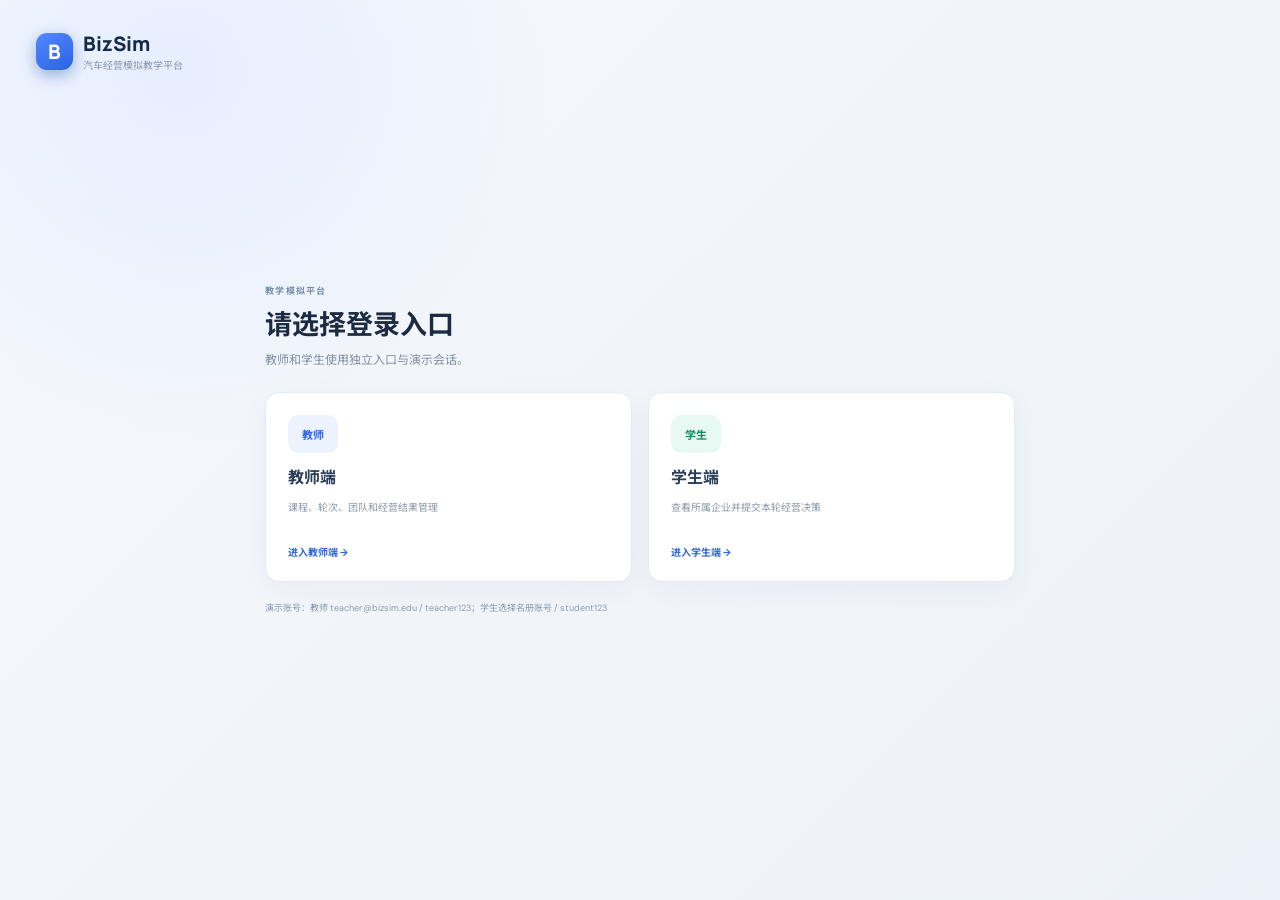
<file: index.html>
<!doctype html>
<html lang="zh-CN">
<head>
  <meta charset="UTF-8" />
  <meta name="viewport" content="width=device-width, initial-scale=1.0" />
  <meta name="theme-color" content="#102442" />
  <meta name="description" content="BizSim 汽车企业经营模拟教学平台" />
  <title>BizSim · 汽车企业经营模拟</title>
  <link rel="stylesheet" href="./styles.css" />
</head>
<body>
  <div id="app" aria-live="polite"></div>
  <script src="./engine.js"></script>
  <script src="./app.js"></script>
</body>
</html>
</file>
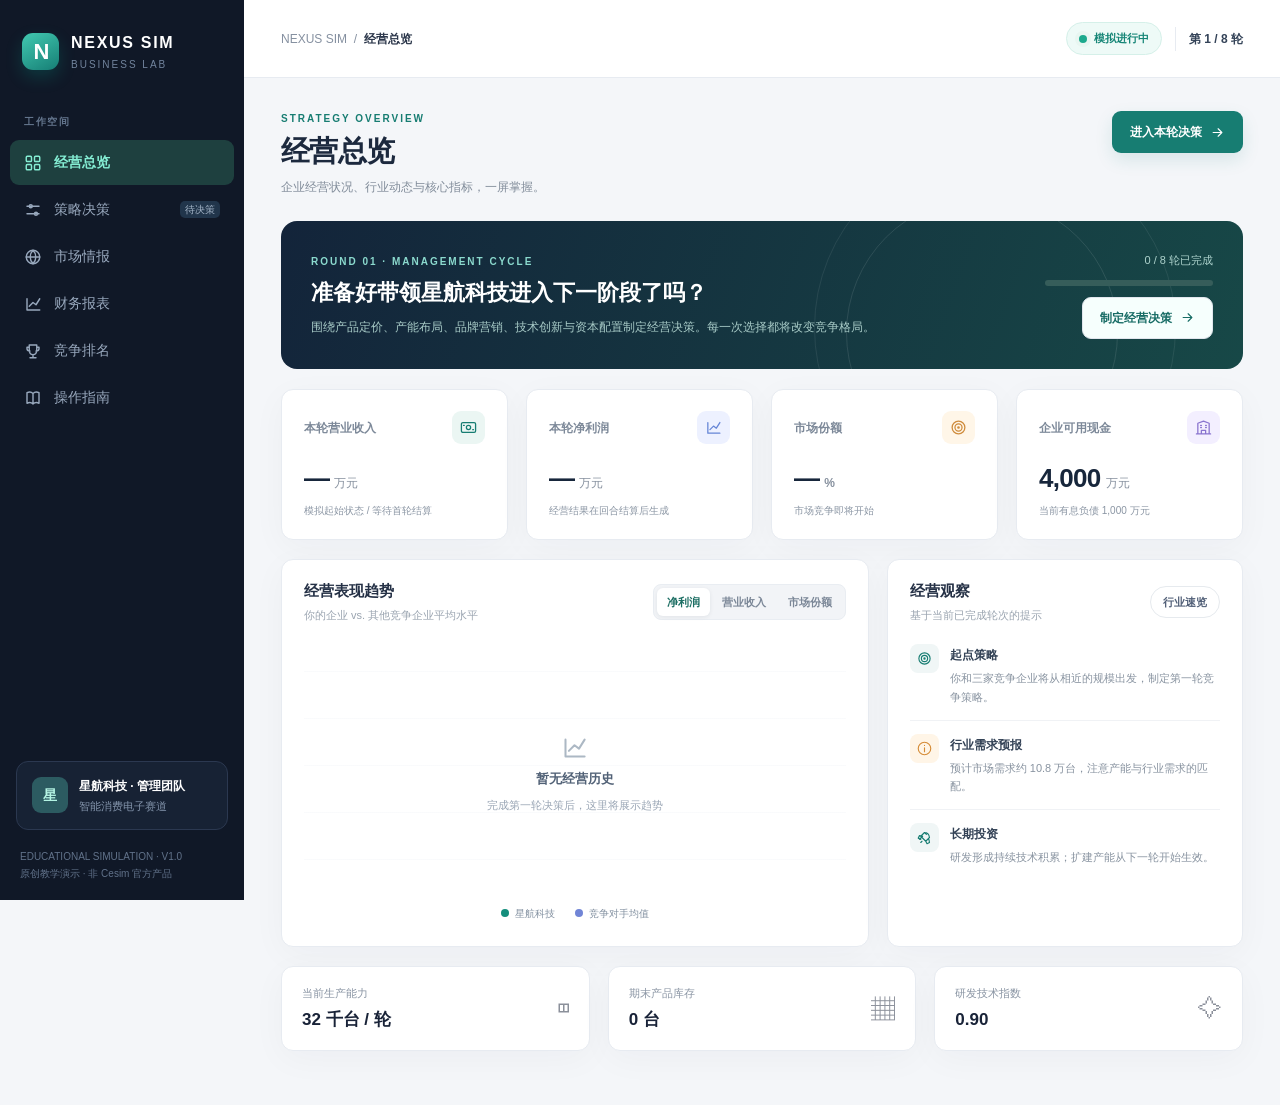
<file: cesim模拟.html>
<!DOCTYPE html>
<html lang="zh-CN">
<head>
  <meta charset="UTF-8" />
  <meta name="viewport" content="width=device-width,initial-scale=1" />
  <meta name="theme-color" content="#111b2c" />
  <meta name="description" content="NEXUS SIM 企业经营模拟教学 Demo。策略决策、竞争模拟、财务分析与排名。" />
  <title>NEXUS SIM — 企业经营模拟平台</title>
  <style>
    :root{--nav:#101827;--nav2:#182337;--ink:#192338;--muted:#7b8597;--soft:#f4f6f9;--line:#e7ebf1;--teal:#177d72;--teal-2:#1a9b88;--teal-soft:#e9f6f2;--blue:#6687df;--amber:#d58b36;--red:#d65c63;--white:#fff;--shadow:0 8px 35px rgba(21,36,63,.035)}
    *{box-sizing:border-box}html{font-size:14px}body{margin:0;background:var(--soft);color:var(--ink);font-family:Inter,-apple-system,BlinkMacSystemFont,"Segoe UI","PingFang SC","Microsoft YaHei",sans-serif;line-height:1.5}button,input,select{font:inherit}button{cursor:pointer}button:disabled{cursor:not-allowed;opacity:.54}button:focus-visible,input:focus-visible,select:focus-visible{outline:3px solid #a3d8cf;outline-offset:2px}svg{display:block}a{color:inherit}#app{min-height:100vh}.app-shell{display:flex;min-height:100vh}
    .sidebar{width:244px;flex:0 0 244px;background:var(--nav);color:#b2bfd2;display:flex;flex-direction:column;min-height:100vh;position:sticky;top:0;height:100vh;z-index:10}.brand{height:102px;padding:29px 22px;display:flex;align-items:center;gap:12px;color:white}.brand-icon{width:37px;height:37px;border-radius:11px;background:linear-gradient(150deg,#42cab1,#167e75);display:flex;align-items:center;justify-content:center;font-size:22px;font-weight:850;letter-spacing:-2px;box-shadow:0 7px 17px rgba(7,190,160,.2)}.brand-name{font-size:16px;font-weight:850;letter-spacing:1.7px}.brand-sub{font-size:10px;letter-spacing:2px;color:#72849d;margin-top:2px}.menu-title{font-size:10px;color:#64768e;font-weight:750;letter-spacing:1.5px;padding:12px 24px 9px}.navlist{padding:0 10px}.navitem{display:flex;align-items:center;gap:12px;border:0;background:transparent;width:100%;color:#98a8bd;border-radius:9px;text-align:left;padding:12px 14px;font-weight:560;transition:.16s;margin:2px 0}.navitem:hover{color:white;background:#1b2b40}.navitem.active{background:#1e403f;color:#85eed4;font-weight:720}.navitem svg{width:18px;height:18px;stroke-width:1.9}.navitem .tag{margin-left:auto;border-radius:5px;padding:1px 5px;background:#21354b;color:#a6b7ca;font-size:10px}.sidebar-bottom{margin-top:auto;padding:16px}.team-card{border:1px solid #2b3850;background:#172234;border-radius:12px;padding:15px;display:flex;gap:11px;align-items:center}.team-avatar{width:36px;height:36px;border-radius:9px;background:#2c5b61;color:#b6f6e5;display:grid;place-items:center;font-weight:850}.team-name{color:white;font-size:12px;font-weight:700}.team-meta{font-size:11px;color:#8394ab;margin-top:3px}.sidebar-mini{padding:18px 4px 2px;color:#61728a;font-size:10px;line-height:1.7}
    .main{flex:1;min-width:0;max-width:1600px;margin:0 auto}.topbar{height:78px;background:#fff;border-bottom:1px solid var(--line);display:flex;align-items:center;justify-content:space-between;padding:0 37px;gap:20px}.breadcrumb{font-size:12px;color:#8590a0}.breadcrumb strong{color:#2b364a;font-weight:700}.top-right{display:flex;align-items:center;gap:13px}.status-dot{width:8px;height:8px;border-radius:50%;background:#1ca98d;box-shadow:0 0 0 4px #e8f6f1;display:inline-block}.pill{display:inline-flex;align-items:center;gap:7px;border:1px solid #e6eaee;background:#fff;color:#526078;border-radius:99px;padding:7px 12px;font-size:11px;font-weight:680}.pill.green{color:#158576;background:#eefaf7;border-color:#d5f0e9}.round-chip{font-size:12px;color:#344358;font-weight:720}.top-divider{height:24px;width:1px;background:#e7ebf1}.mobile-menu{display:none;border:0;background:none;color:#24364d}.content{padding:33px 37px 54px;max-width:1460px;margin:0 auto}.page-heading{display:flex;justify-content:space-between;align-items:flex-start;gap:18px;margin-bottom:25px}.eyebrow{font-size:10px;color:var(--teal);font-weight:850;letter-spacing:2px;text-transform:uppercase;margin-bottom:8px}.heading-title{margin:0;font-size:29px;line-height:1.22;letter-spacing:-.7px;color:#1c293e;font-weight:820}.heading-desc{margin:9px 0 0;color:#818c9a;font-size:12px}.heading-actions{display:flex;gap:9px;align-items:center;flex-wrap:wrap}.btn{border:1px solid transparent;border-radius:9px;padding:11px 17px;font-weight:730;display:inline-flex;align-items:center;justify-content:center;gap:8px;white-space:nowrap;transition:transform .15s,background .15s,box-shadow .15s;font-size:12px}.btn:hover:not(:disabled){transform:translateY(-1px)}.btn svg{width:15px;height:15px}.btn-primary{background:var(--teal);color:white;box-shadow:0 7px 17px #177d7221}.btn-primary:hover{background:#0e7067}.btn-ghost{background:#fff;border-color:#e1e6ed;color:#4c5b70}.btn-ghost:hover{background:#f7fafb}.btn-danger{background:#fff4f4;color:#bc5058;border-color:#ffe0e2}.small{font-size:11px;padding:8px 12px}.muted{color:var(--muted)}
    .hero{background:linear-gradient(110deg,#13243a,#174847);border-radius:16px;color:#fff;position:relative;overflow:hidden;padding:27px 30px;display:flex;justify-content:space-between;gap:22px;align-items:center;margin-bottom:20px;min-height:148px}.hero:before{content:"";position:absolute;right:13%;bottom:-100px;width:270px;height:270px;border:1px solid #ffffff1a;border-radius:50%}.hero:after{content:"";position:absolute;right:7%;bottom:-140px;width:360px;height:360px;border:1px solid #ffffff14;border-radius:50%}.hero-content{position:relative;z-index:1}.hero-label{color:#8bdace;letter-spacing:2px;font-size:10px;font-weight:750;text-transform:uppercase}.hero h2{font-size:22px;line-height:1.4;margin:9px 0;font-weight:790}.hero p{font-size:12px;color:#a8cbc7;margin:0;max-width:600px}.hero-side{position:relative;z-index:1;display:flex;flex-direction:column;align-items:end;gap:11px}.hero-side .btn{background:#f6fffd;color:#176c65}.hero-side .mini-text{font-size:11px;color:#aed3cd}.progress{height:6px;border-radius:10px;background:#365d5a;width:168px;overflow:hidden}.progress span{display:block;background:#79e3c8;height:100%;border-radius:10px}
    .grid{display:grid;gap:18px}.kpis{grid-template-columns:repeat(4,minmax(0,1fr));margin-bottom:19px}.card{background:#fff;border:1px solid var(--line);box-shadow:var(--shadow);border-radius:12px;min-width:0}.kpi{padding:21px 22px;min-height:139px}.kpi-top{display:flex;align-items:center;justify-content:space-between;gap:10px}.kpi-title{color:#7d8999;font-size:12px;font-weight:630}.metric-icon{width:33px;height:33px;background:#ebf6f3;color:var(--teal);border-radius:9px;display:grid;place-items:center}.metric-icon.blue{background:#edf1ff;color:#6585d6}.metric-icon.amber{background:#fff6e8;color:#cf8b3b}.metric-icon.purple{background:#f3efff;color:#8974cf}.metric-icon svg{width:17px;height:17px}.kpi-val{font-size:26px;font-weight:840;letter-spacing:-.7px;margin-top:15px;color:#17263b;font-variant-numeric:tabular-nums}.kpi-unit{font-size:12px;color:#86909e;margin-left:5px;font-weight:550;letter-spacing:0}.kpi-foot{margin-top:5px;font-size:10px;color:#8b96a4;display:flex;align-items:center;gap:6px}.trend{color:var(--teal);font-weight:720}.trend.down{color:var(--red)}
    .two-col{display:grid;grid-template-columns:minmax(0,1.65fr) minmax(300px,1fr);gap:18px;margin-bottom:19px}.card-header{display:flex;align-items:center;justify-content:space-between;gap:14px;padding:20px 22px 0}.card-title{font-size:15px;font-weight:770;color:#253146;margin:0}.card-sub{color:#9aa4b0;font-size:11px;margin-top:4px}.card-body{padding:18px 22px 22px}.segmented{display:inline-flex;padding:3px;background:#f2f4f7;border:1px solid #e9edf2;border-radius:8px;gap:2px}.segmented button{border:0;background:transparent;color:#7b8797;font-size:11px;font-weight:670;border-radius:6px;padding:6px 10px}.segmented button.selected{background:#fff;color:#1c6e63;box-shadow:0 1px 4px #14253314}.chart-container{height:265px;display:flex;align-items:center;justify-content:center}.chart-svg{width:100%;height:100%;overflow:visible}.chart-legend{display:flex;gap:20px;align-items:center;font-size:10px;color:#8290a0;justify-content:center;padding-bottom:3px}.legend-point{width:8px;height:8px;border-radius:50%;display:inline-block;margin-right:6px}.empty-chart{display:flex;flex-direction:column;align-items:center;justify-content:center;color:#9aa6b5;gap:8px;width:100%;height:100%;background:repeating-linear-gradient(0deg,#fff,#fff 46px,#f4f6f9 47px);border-radius:7px}.empty-chart strong{color:#516176;font-size:13px}.empty-chart svg{width:27px;height:27px;color:#acb8c4}
    .info-list{padding:8px 22px 22px}.info-line{display:flex;align-items:flex-start;gap:11px;padding:13px 0;border-bottom:1px solid #f0f2f5}.info-line:last-child{border-bottom:0}.info-icon{width:29px;height:29px;flex:0 0 29px;background:#f0f6f6;color:var(--teal);border-radius:8px;display:grid;place-items:center}.info-icon.amber{background:#fff5e7;color:var(--amber)}.info-icon svg{width:15px;height:15px}.info-text strong{font-size:12px;color:#334256}.info-text p{margin:4px 0 0;color:#8893a0;font-size:11px;line-height:1.7}.foot-grid{display:grid;grid-template-columns:repeat(3,minmax(0,1fr));gap:18px}.stat-small{padding:18px 20px;display:flex;justify-content:space-between;align-items:center}.stat-small .label{font-size:11px;color:#8994a3}.stat-small .value{font-size:17px;font-weight:780;margin-top:5px}.stat-small .symbol{font-size:24px;opacity:.5}
    .decisions-layout{display:grid;grid-template-columns:minmax(0,1.58fr) minmax(320px,1fr);gap:20px;align-items:start}.decision-card{padding:24px;margin-bottom:18px}.section-heading{display:flex;justify-content:space-between;gap:10px;align-items:center;border-bottom:1px solid #eff1f4;padding-bottom:15px;margin-bottom:18px}.section-heading h3{font-size:15px;font-weight:780;margin:0}.section-heading span{font-size:11px;color:#8c98a8}.decision-entry{padding:13px 0 17px;border-bottom:1px solid #eff1f4}.decision-entry:last-child{border-bottom:0;padding-bottom:0}.field-top{display:flex;align-items:center;justify-content:space-between;gap:12px}.field-title{font-size:12px;color:#344456;font-weight:730}.field-hint{color:#97a2b1;font-size:10px;margin-top:3px}.field-input{display:flex;align-items:center;gap:5px}.field-input input{border:1px solid #dde5ed;border-radius:7px;width:93px;padding:8px 8px;text-align:right;color:#263a4e;font-weight:760;background:#fbfcfd}.field-input .unit{color:#8b98a8;font-size:11px;min-width:28px;text-align:right}.range{appearance:none;width:100%;height:5px;margin:17px 0 7px;border-radius:99px;background:linear-gradient(to right,var(--teal) 0,var(--teal) var(--range,45%),#e9edf1 var(--range,45%),#e9edf1 100%);cursor:pointer}.range::-webkit-slider-thumb{appearance:none;width:15px;height:15px;background:#fff;border:4px solid var(--teal);border-radius:50%;box-shadow:0 2px 7px #154d4435}.range::-moz-range-thumb{width:9px;height:9px;background:#fff;border:4px solid var(--teal);border-radius:50%}.range-ends{display:flex;justify-content:space-between;color:#b0bac4;font-size:10px}.decision-footer{display:flex;align-items:center;justify-content:space-between;gap:15px;margin-top:15px}.decision-footer p{color:#8b98a7;font-size:11px;margin:0}.sim-preview{padding:22px;position:sticky;top:18px}.preview-label{color:#7f8b9c;font-weight:700;font-size:11px;letter-spacing:.4px}.preview-main{display:flex;align-items:baseline;gap:8px;margin:10px 0 2px}.preview-main b{font-size:31px;letter-spacing:-1px;color:#187b70;font-weight:840}.preview-main span{font-size:12px;color:#909ba9}.preview-desc{color:#a0abb6;font-size:11px}.preview-grid{display:grid;grid-template-columns:1fr 1fr;gap:15px;margin-top:22px;border-top:1px solid #eef2f5;padding-top:17px}.preview-cell small{display:block;color:#8994a4;font-size:11px}.preview-cell strong{display:block;margin-top:5px;font-size:17px;color:#29394d}.preview-alert{margin-top:18px;padding:12px 13px;border-radius:8px;background:#f0f8f6;color:#44756c;font-size:11px;line-height:1.7}.preview-alert.warn{background:#fff5ea;color:#996932}.preview-button{width:100%;margin-top:17px;padding:13px}.note-box{margin-top:18px;padding:16px;background:#f5f8fc;border:1px solid #edf0f5;border-radius:10px;color:#8390a2;font-size:11px;line-height:1.8}.note-box strong{color:#4d6076}
    .event-banner{display:flex;align-items:center;justify-content:space-between;gap:15px;background:#ecf7f4;border:1px solid #d8eee7;border-radius:11px;padding:17px 21px;margin-bottom:20px}.event-banner .event-badge{display:inline-flex;color:#13786d;font-size:10px;letter-spacing:.6px;font-weight:800;gap:6px;align-items:center}.event-banner h3{font-size:16px;margin:6px 0 4px}.event-banner p{font-size:11px;color:#718e89;margin:0;line-height:1.7}.event-banner .event-symbol{font-size:34px;flex:0 0 auto}
    .market-grid{display:grid;grid-template-columns:repeat(3,minmax(0,1fr));gap:18px;margin:0 0 18px}.market-stat{padding:23px}.market-stat small{color:#7d8a9b;font-size:11px}.market-stat strong{display:block;font-size:26px;color:#263649;margin:11px 0 5px;letter-spacing:-.7px}.market-stat p{font-size:10px;color:#a0aab5;margin:0}.competitor-table,.report-table{width:100%;border-collapse:collapse;text-align:left}.competitor-table th,.report-table th{font-size:11px;color:#8c97a7;font-weight:700;background:#f9fafc;border-bottom:1px solid #edf0f4;padding:13px 16px;white-space:nowrap}.competitor-table td,.report-table td{font-size:12px;padding:15px 16px;border-bottom:1px solid #eff1f4;color:#425269}.competitor-table tr:last-child td,.report-table tr:last-child td{border-bottom:0}.competitor-table tr.mine{background:#f0faf6}.competitor-table tr.mine td{color:#156f65;font-weight:700}.company-cell{display:flex;gap:10px;align-items:center}.company-dot{height:11px;width:11px;border-radius:4px;display:inline-block;flex:0 0 11px}.company-cell b{font-weight:750}.company-cell small{font-size:10px;display:block;color:#9ba5b0;font-weight:400;margin-top:2px}.table-wrap{overflow-x:auto}.table-note{padding:12px 20px 20px;font-size:10px;color:#9ba5b0}.two-equal{display:grid;grid-template-columns:1fr 1fr;gap:18px}.insight{padding:19px}.insight h3{font-size:14px;margin:0 0 13px}.insight p,.insight li{font-size:12px;color:#7b899a;line-height:1.9}.insight ul{padding-left:17px;margin:0}.bar-row{margin:14px 0}.bar-meta{display:flex;justify-content:space-between;gap:5px;font-size:11px;color:#657386;margin-bottom:7px}.bar-track{height:8px;border-radius:8px;background:#f0f3f6;overflow:hidden}.bar-fill{height:100%;border-radius:8px;background:var(--teal)}
    .report-tabs{display:flex;align-items:center;justify-content:space-between;gap:12px;margin-bottom:18px;flex-wrap:wrap}.report-tabs select{border:1px solid #e1e6ed;border-radius:8px;padding:9px 13px;background:white;color:#4e6176;font-size:12px}.report-summary{display:grid;grid-template-columns:repeat(4,1fr);gap:13px;margin:0 0 18px}.report-pill{padding:17px 19px}.report-pill small{font-size:10px;color:#929dab}.report-pill strong{display:block;font-size:19px;margin-top:8px}.report-pill strong.negative{color:var(--red)}.report-pill strong.positive{color:var(--teal)}.report-tables{display:grid;grid-template-columns:1fr 1fr;gap:18px}.report-table td:nth-child(2),.report-table th:nth-child(2){text-align:right;font-variant-numeric:tabular-nums}.report-table tr.total{background:#f0f8f6}.report-table tr.total td{color:#147b6e;font-weight:840}.report-table tr.subtotal td{font-weight:740;color:#26364b}.report-card{overflow:hidden}.report-card .card-header{padding:18px 20px 15px}.report-card .report-table td{padding:11px 20px}.report-card .report-table th{padding:11px 20px}
    .leader-header{background:linear-gradient(110deg,#1e2f49,#1f605b);color:#fff;border-radius:14px;padding:25px 27px;margin-bottom:19px}.leader-header h2{margin:0 0 7px;font-size:21px}.leader-header p{margin:0;color:#b7d6d0;font-size:11px}.rank-number{height:30px;width:30px;border-radius:9px;display:inline-grid;place-items:center;color:#536478;font-weight:800;background:#eef1f6}.rank-number.gold{background:#f9ebd0;color:#b58120}.rank-number.silver{background:#e9edf2;color:#65768b}.rank-number.bronze{background:#f8ebdc;color:#b17952}.rank-progress{height:7px;background:#eef1f4;border-radius:8px;overflow:hidden;min-width:85px}.rank-progress span{display:block;background:var(--teal);height:100%;border-radius:8px}.mine .rank-progress span{background:#139b85}
    .guide-grid{display:grid;grid-template-columns:repeat(2,1fr);gap:18px}.guide-card{padding:24px}.guide-step{display:inline-grid;place-items:center;background:var(--teal-soft);color:var(--teal);width:35px;height:35px;border-radius:10px;font-weight:850;font-size:15px}.guide-card h3{font-size:16px;margin:16px 0 8px}.guide-card p{font-size:12px;color:#8090a1;line-height:1.85;margin:0}.guide-card strong{color:#445b6c}.guide-example{margin-top:14px;padding:13px;background:#f4f7fa;border-radius:8px;color:#687d8d;font-size:11px;line-height:1.8}.guide-bottom{padding:22px;margin-top:18px;display:flex;justify-content:space-between;gap:20px;align-items:center}.guide-bottom h3{font-size:15px;margin:0 0 7px}.guide-bottom p{font-size:12px;color:#8894a2;margin:0}
    .modal-backdrop{position:fixed;inset:0;z-index:30;background:#0b1729a9;backdrop-filter:blur(4px);display:grid;place-items:center;padding:20px}.modal{width:min(100%,525px);background:white;border-radius:18px;padding:30px;box-shadow:0 25px 100px #06122455}.modal-icon{height:47px;width:47px;border-radius:13px;background:var(--teal-soft);color:var(--teal);display:grid;place-items:center;font-size:24px;margin-bottom:18px}.modal h2{font-size:22px;margin:0 0 7px}.modal p{font-size:12px;color:#8c99a7;line-height:1.8;margin:0}.modal-grid{display:grid;grid-template-columns:repeat(3,1fr);gap:10px;margin:24px 0}.modal-tile{border-radius:10px;background:#f5f8f9;padding:14px 10px;text-align:center}.modal-tile small{display:block;font-size:10px;color:#8d9ca9}.modal-tile strong{display:block;font-size:19px;margin-top:6px;color:#1b6e62}.modal-actions{display:flex;gap:9px;justify-content:flex-end}.final-banner{background:#ecf8f5;padding:14px 17px;border-radius:9px;color:#237c70;margin-top:14px;font-size:11px}.toast{position:fixed;bottom:24px;right:24px;z-index:40;padding:12px 17px;background:#263d4b;color:white;font-size:12px;border-radius:9px;box-shadow:0 14px 40px #15233344;animation:toastin .2s ease-out}@keyframes toastin{from{opacity:0;transform:translateY(10px)}to{opacity:1;transform:translateY(0)}}
    @media(max-width:1150px){.sidebar{width:210px;flex-basis:210px}.content{padding:25px}.topbar{padding:0 25px}.kpis{grid-template-columns:repeat(2,1fr)}.two-col{grid-template-columns:1fr 1fr}.decisions-layout{grid-template-columns:1.35fr 1fr}.report-tables{grid-template-columns:1fr 1fr}}@media(max-width:890px){.sidebar{position:fixed;transform:translateX(-100%);transition:transform .2s;width:250px;flex-basis:250px}.sidebar.show{transform:translateX(0)}.mobile-menu{display:block}.topbar{height:68px}.content{padding:23px}.two-col,.decisions-layout,.two-equal,.report-tables{grid-template-columns:1fr}.sim-preview{position:static}.market-grid{grid-template-columns:repeat(3,1fr)}.sidebar-overlay{position:fixed;inset:0;background:#14213666;z-index:9}.foot-grid{grid-template-columns:1fr 1fr 1fr}}@media(max-width:580px){.content{padding:17px 13px 40px}.topbar{padding:0 14px}.top-right{gap:8px}.top-right .pill{display:none}.top-divider{display:none}.heading-title{font-size:24px}.page-heading{flex-wrap:wrap}.heading-actions{width:100%}.kpis{gap:10px}.kpi{padding:16px;min-height:125px}.kpi-val{font-size:21px}.hero{padding:22px;align-items:flex-start;flex-direction:column}.hero h2{font-size:19px}.hero-side{align-items:start}.market-grid,.report-summary{grid-template-columns:repeat(2,1fr)}.foot-grid,.guide-grid{grid-template-columns:1fr}.card-header{padding:18px 17px 0;flex-wrap:wrap}.card-body{padding:16px}.chart-container{height:220px}.decision-card{padding:18px}.report-pill{padding:12px}.modal{padding:22px}.modal-grid{gap:5px}.modal-tile strong{font-size:15px}.modal-actions{flex-direction:column}.modal-actions .btn{width:100%}.guide-bottom{flex-wrap:wrap}}
  </style>
</head>
<body>
<div id="app"></div>
<script>
(()=>{'use strict';
const KEY='nexus-sim-demo-v1';
const TOTAL_ROUNDS=8;
const COLOURS=['#148e7c','#7185d6','#e4a059','#a57fd0'];
const EVENTS=[
 {name:'智能消费市场持续扩张',desc:'消费电子需求保持稳步增长。行业竞争主要由价格、品牌和研发实力驱动。',icon:'↗',demand:1,cost:1,price:1,marketing:1,quality:1,rd:1},
 {name:'消费者更加关注产品体验',desc:'质量管控与技术能力的价值提升，单纯压低价格可能难以建立优势。',icon:'✦',demand:1.035,cost:1.015,price:.96,marketing:1,quality:1.3,rd:1.1},
 {name:'关键原材料成本上涨',desc:'供应链涨价使单位制造成本上升约 9%。建议重新检查售价与毛利空间。',icon:'⚡',demand:.98,cost:1.09,price:1.08,marketing:1,quality:1,rd:1},
 {name:'线上渠道迎来流量红利',desc:'本轮营销触达效率明显提升；适度的营销预算有机会带来额外份额。',icon:'◎',demand:1.06,cost:1.01,price:1,marketing:1.35,quality:1,rd:1},
 {name:'行业价格竞争加剧',desc:'价格敏感度上升，企业需要兼顾销量和单位利润，避免过度降价。',icon:'↘',demand:1.02,cost:1,price:1.36,marketing:1,quality:1,rd:1},
 {name:'供应链效率改善',desc:'物流与采购协同提升，单位制造成本有所下降。产能优化机会出现。',icon:'◈',demand:1.05,cost:.94,price:1,marketing:1.04,quality:1,rd:1},
 {name:'创新研发迎来政策鼓励',desc:'本轮创新型产品关注度提高，研发储备充足的企业有望受益。',icon:'✧',demand:1.04,cost:.99,price:.98,marketing:1,quality:1.02,rd:1.35},
 {name:'市场步入成熟竞争阶段',desc:'市场增速放缓，品牌忠诚度、技术积累和持续盈利能力成为关键。',icon:'◇',demand:.97,cost:1.025,price:1.2,marketing:.94,quality:1.1,rd:1.1}
];
const BOT_CONFIG=[
 {id:'bot1',name:'极光科技',tag:'高端差异化',color:COLOURS[1],price:1850,production:27,marketing:215,research:255,quality:165,expand:0,finance:0},
 {id:'bot2',name:'蓝鲸数码',tag:'成本领先',color:COLOURS[2],price:1290,production:32,marketing:155,research:110,quality:75,expand:0,finance:0},
 {id:'bot3',name:'未来智联',tag:'均衡经营',color:COLOURS[3],price:1570,production:29,marketing:190,research:170,quality:120,expand:0,finance:0}
];
const DECISION_META={
 price:{title:'产品销售价格',hint:'影响消费者购买意愿及每台产品的毛利空间',unit:'元 / 台',min:900,max:2300,step:10},
 production:{title:'计划生产数量',hint:'单位为千台；受当前产能上限约束',unit:'千台',min:0,max:70,step:1},
 marketing:{title:'市场营销投入',hint:'提高当轮消费者触达及品牌认知',unit:'万元',min:0,max:600,step:10},
 research:{title:'研发与技术投入',hint:'逐轮形成技术优势，有利于长期竞争',unit:'万元',min:0,max:600,step:10},
 quality:{title:'质量与客户体验投入',hint:'提升当轮产品吸引力与长期口碑',unit:'万元',min:0,max:400,step:10},
 expand:{title:'新增产能投资',hint:'每投入 400 万元，下轮可增加 6 千台产能',unit:'万元',min:0,max:1200,step:400},
 finance:{title:'新增借款 / 偿还本金',hint:'正数为借款，负数为还款；计息从下一轮开始',unit:'万元',min:-500,max:1000,step:50}
};
const ICONS={grid:'<rect x="3" y="3" width="7" height="7" rx="1.5"/><rect x="14" y="3" width="7" height="7" rx="1.5"/><rect x="3" y="14" width="7" height="7" rx="1.5"/><rect x="14" y="14" width="7" height="7" rx="1.5"/>',sliders:'<path d="M4 7h16M4 17h16"/><circle cx="9" cy="7" r="2"/><circle cx="16" cy="17" r="2"/>',globe:'<circle cx="12" cy="12" r="9"/><path d="M3 12h18M12 3c-5 5-5 13 0 18M12 3c5 5 5 13 0 18"/>',chart:'<path d="M4 20V5M4 20h17M7 15l5-5 4 3 5-8"/>',trophy:'<path d="M8 21h8M12 17v4M7 4h10v6c0 4-2 7-5 7s-5-3-5-7V4ZM7 7H4v2c0 2 1.5 3 4 3M17 7h3v2c0 2-1.5 3-4 3"/>',book:'<path d="M4 5c4-2 6-1 8 1 2-2 4-3 8-1v14c-4-2-6-1-8 1-2-2-4-3-8-1V5ZM12 6v14"/>',arrow:'<path d="m5 12 14 0m-6-6 6 6-6 6"/>',refresh:'<path d="M3 11a9 9 0 0 1 15-6l2 2M20 3v4h-4M21 13a9 9 0 0 1-15 6l-2-2M4 21v-4h4"/>',cash:'<rect x="2" y="5" width="20" height="14" rx="2"/><circle cx="12" cy="12" r="3"/><path d="M5 9h1M18 15h1"/>',building:'<path d="M4 21V6l8-3 8 3v15M2 21h20M9 21v-5h6v5M8 9h1M15 9h1M8 12h1M15 12h1"/>',target:'<circle cx="12" cy="12" r="9"/><circle cx="12" cy="12" r="5"/><circle cx="12" cy="12" r="1"/>',rocket:'<path d="M4 15 9 10M12 4c4 0 7 2 8 8l-6 6-8-8 6-6ZM12 4l3 3M9 10 4 9l-2 4 4 2M14 18l2 4 4-2-1-5M8 18l-2 2"/>',download:'<path d="M12 3v12m-5-5 5 5 5-5M4 17v4h16v-4"/>',info:'<circle cx="12" cy="12" r="10"/><path d="M12 11v6M12 7h.01"/>',users:'<circle cx="8" cy="8" r="3"/><path d="M2 21v-2c0-3 2-5 6-5s6 2 6 5v2M16 5c2 0 3 2 3 4s-1 4-3 4M16 15c3 0 6 1 6 5v1"/>',menu:'<path d="M4 6h16M4 12h16M4 18h16"/>'};
const ic=(name,size)=>`<svg width="${size||18}" height="${size||18}" viewBox="0 0 24 24" fill="none" stroke="currentColor" stroke-linecap="round" stroke-linejoin="round" stroke-width="1.8" aria-hidden="true">${ICONS[name]||ICONS.info}</svg>`;
const fmt=(n,d=0)=>Number(n||0).toLocaleString('zh-CN',{minimumFractionDigits:d,maximumFractionDigits:d});
const signed=(n,d=0)=>n>0?`+${fmt(n,d)}`:fmt(n,d);
const bounded=(n,min,max)=>Math.max(min,Math.min(max,n));
const deepcopy=o=>JSON.parse(JSON.stringify(o));
function company(id,name,tag,color,cash,debt,plant,capacity,tech,brand){return {id,name,tag,color,cash,debt,plant,capacity,inventory:0,inventoryBook:0,tech,brand,cumulativeProfit:0,lastProfit:0,lastRevenue:0,lastShare:0,history:[]};}
function initState(){return {version:1,round:1,tab:'overview',chartMetric:'profit',reportRound:1,menuOpen:false,decisions:{price:1590,production:28,marketing:200,research:180,quality:110,expand:0,finance:0},companies:[company('player','星航科技','你的企业',COLOURS[0],4000,1000,2600,32000,.9,.96),company('bot1','极光科技','高端差异化',COLOURS[1],4400,950,2900,31000,1.08,1.05),company('bot2','蓝鲸数码','成本领先',COLOURS[2],4100,1000,2900,38000,.79,.88),company('bot3','未来智联','均衡经营',COLOURS[3],4000,900,2800,33000,.94,.96)],history:[]};}
function load(){try{const o=JSON.parse(localStorage.getItem(KEY));if(o&&o.version===1&&o.companies?.length===4&&Array.isArray(o.history)&&o.decisions&&o.round>=1&&o.round<=9)return o;}catch(e){}return initState();}
let S=load();
function persist(){try{localStorage.setItem(KEY,JSON.stringify({...S,menuOpen:false}));}catch(e){}}
function eventAt(round){return EVENTS[bounded(round-1,0,7)]}
function marketAt(round){const e=eventAt(round);return Math.round((108000*(1+.046*(round-1)))*(e.demand));}
function defaultDecision(c){return {price:1570,production:Math.round(c.capacity/1000*.86),marketing:180,research:160,quality:110,expand:0,finance:0};}
function botDecision(bot,round){const base=BOT_CONFIG.find(b=>b.id===bot.id);const wobble=Math.sin(round*1.7+(bot.id==='bot1'?1:bot.id==='bot2'?2:3));let price=Math.round((base.price*(1+.017*wobble))/10)*10;let production=Math.round(base.production+Math.min(7,(round-1)*.75)+1.5*Math.sin(round+bot.tech*3));let marketing=Math.round((base.marketing+9*wobble+7*(round-1))/10)*10;let research=Math.round((base.research+8*(round-1))/10)*10;let quality=Math.round((base.quality+8*Math.cos(round))/10)*10;let expand=((round===2&&bot.id==='bot2')||(round===4&&bot.id==='bot1')||(round===5&&bot.id==='bot3'))?400:0;return {price,production:Math.max(0,production),marketing,research,quality,expand,finance:0};}
function normalizedDecision(d,c){let next={};for(const [k,m] of Object.entries(DECISION_META)){let raw=Number(d[k]);if(!Number.isFinite(raw))raw=0;raw=bounded(Math.round(raw/m.step)*m.step,m.min,m.max);next[k]=raw;}next.production=bounded(next.production,0,Math.floor(c.capacity/1000));next.finance=Math.max(next.finance,-Math.min(500,Math.floor(c.debt/50)*50));return next;}
function allocateMarket(scores,supplies,total){let assigned=scores.map(()=>0);let remain=total;for(let i=0;i<15&&remain>.01;i++){const elig=scores.map((s,j)=>supplies[j]-assigned[j]>.00001?s:0);const denom=elig.reduce((a,b)=>a+b,0);if(denom<=0)break;let allocated=0;for(let j=0;j<scores.length;j++){if(!elig[j])continue;let got=Math.min(remain*elig[j]/denom,supplies[j]-assigned[j]);assigned[j]+=got;allocated+=got;}remain-=allocated;if(allocated<.00001)break;}return assigned;}
function calculateRound(companies,playerDec,round){const e=eventAt(round);const marketSize=marketAt(round);let c=deepcopy(companies);let decisions=c.map((co,i)=>normalizedDecision(i===0?playerDec:botDecision(co,round),co));let produced=[],unitCosts=[],avail=[],utility=[];
 for(let i=0;i<c.length;i++){const co=c[i],d=decisions[i];const prod=d.production*1000;const cost=(940*e.cost*(1-.075*(co.tech-.8)))*(1-.024*Math.log1p(co.capacity/30000));const score=-2.5*e.price*Math.log(d.price/1500)+.8*e.marketing*Math.log1p(d.marketing/170)+.67*e.quality*Math.log1p(d.quality/105)+1.45*e.rd*(co.tech-.8)+1.15*(co.brand-.85)+.11*Math.log1p(d.research/150);produced.push(prod);unitCosts.push(cost);avail.push(co.inventory+prod);utility.push(Math.exp(bounded(score,-8,8)));}
 const sales=allocateMarket(utility,avail,marketSize);let outcomes=[];
 for(let i=0;i<c.length;i++){const co=c[i],d=decisions[i],sold=sales[i],made=produced[i],cost=unitCosts[i],prevDebt=co.debt;const rev=sold*d.price/10000,prodCost=made*cost/10000,avgCost=(co.inventoryBook+prodCost)/Math.max(.000001,co.inventory+made);const cogs=sold*avgCost,invCount=Math.max(0,co.inventory+made-sold),invBook=invCount*avgCost;
 const holding=invCount*16/10000;const fixed=245+Math.max(0,co.capacity-32000)*.0016;const depreciation=Math.max(30,co.plant*.018);const interest=prevDebt*.015;const expense=d.marketing+d.research+d.quality+fixed+depreciation+holding;const opProfit=rev-cogs-expense;const profit=opProfit-interest;const invest=d.expand;const cashBeforeFunding=co.cash+rev-prodCost-(expense-depreciation)-interest-invest+d.finance;
 const financeDebt=prevDebt+d.finance;const emergencyLoan=Math.max(0,-cashBeforeFunding);const endCash=cashBeforeFunding+emergencyLoan;const endDebt=financeDebt+emergencyLoan;const share=sold/marketSize;
 co.cash=endCash;co.debt=endDebt;co.plant=Math.max(0,co.plant+invest-depreciation);co.capacity+=Math.round(invest/400)*6000;co.inventory=invCount;co.inventoryBook=invBook;co.tech=bounded(co.tech+.053*Math.log1p(d.research/240)-.004,.65,1.9);co.brand=bounded(co.brand+.042*(share-.25)+.02*(d.marketing/200-1)+.013*(d.quality/110-1),.58,1.5);co.cumulativeProfit+=profit;co.lastProfit=profit;co.lastRevenue=rev;co.lastShare=share;
 const r={id:co.id,name:co.name,tag:co.tag,color:co.color,decision:deepcopy(d),revenue:rev,production:made,sales:sold,share,prodCost,cogs,marketing:d.marketing,research:d.research,quality:d.quality,fixed,depreciation,holding,interest,opProfit,profit,invest,emergencyLoan,inventory:invCount,inventoryBook:invBook,unitCost:cost,cash:co.cash,debt:co.debt,plant:co.plant,capacity:co.capacity,tech:co.tech,brand:co.brand,assets:co.cash+co.plant+co.inventoryBook,equity:co.cash+co.plant+co.inventoryBook-co.debt,cumulativeProfit:co.cumulativeProfit};
 co.history.push({round,profit,revenue:rev,share,cash:co.cash});outcomes.push(r);
 }
 const ranked=[...outcomes].sort((a,b)=>b.cumulativeProfit-a.cumulativeProfit || b.profit-a.profit);outcomes.forEach(o=>o.rank=ranked.findIndex(x=>x.id===o.id)+1);
 return {round,event:e.name,marketSize,outcomes,companies:c,totalSales:sales.reduce((a,b)=>a+b,0)};
}
function currentPlayer(){return S.companies[0]}
function calcPreview(){if(S.round>TOTAL_ROUNDS)return null;return calculateRound(S.companies,S.decisions,S.round)}
function last(){return S.history.at(-1)}
function completed(){return S.history.length>=TOTAL_ROUNDS}
function navigation(){return [['overview','经营总览','grid'],['decisions','策略决策','sliders'],['market','市场情报','globe'],['reports','财务报表','chart'],['ranking','竞争排名','trophy'],['guide','操作指南','book']];}
function renderShell(){const title=Object.fromEntries(navigation().map(x=>[x[0],x[1]]))[S.tab]||'经营总览';return `<div class="app-shell"><aside class="sidebar ${S.menuOpen?'show':''}"><div class="brand"><div class="brand-icon">N</div><div><div class="brand-name">NEXUS SIM</div><div class="brand-sub">BUSINESS LAB</div></div></div><div class="menu-title">工作空间</div><nav class="navlist">${navigation().map(([id,name,ico])=>`<button class="navitem ${S.tab===id?'active':''}" data-nav="${id}">${ic(ico)}<span>${name}</span>${id==='decisions'&&!completed()?'<span class="tag">待决策</span>':''}</button>`).join('')}</nav><div class="sidebar-bottom"><div class="team-card"><div class="team-avatar">星</div><div><div class="team-name">星航科技 · 管理团队</div><div class="team-meta">智能消费电子赛道</div></div></div><div class="sidebar-mini">EDUCATIONAL SIMULATION · V1.0<br>原创教学演示 · 非 Cesim 官方产品</div></div></aside>${S.menuOpen?'<div class="sidebar-overlay" data-action="close-menu"></div>':''}<main class="main"><header class="topbar"><div style="display:flex;align-items:center;gap:12px"><button class="mobile-menu" data-action="menu" aria-label="打开菜单">${ic('menu',22)}</button><div class="breadcrumb">NEXUS SIM&nbsp;&nbsp;/&nbsp;&nbsp;<strong>${title}</strong></div></div><div class="top-right"><span class="pill green"><span class="status-dot"></span>${completed()?'模拟已结束':'模拟进行中'}</span><div class="top-divider"></div><span class="round-chip">${completed()?'已完成 8 / 8 轮':`第 ${S.round} / ${TOTAL_ROUNDS} 轮`}</span></div></header><div class="content">${renderPage()}</div></main></div>`}
function heading(kicker,title,desc,actions=''){return `<div class="page-heading"><div><div class="eyebrow">${kicker}</div><h1 class="heading-title">${title}</h1><p class="heading-desc">${desc}</p></div>${actions?`<div class="heading-actions">${actions}</div>`:''}</div>`}
function buttonNav(dest,text,kind='primary'){return `<button class="btn btn-${kind}" data-nav="${dest}">${text} ${ic('arrow',15)}</button>`}
function buttonAction(act,text,kind='ghost'){return `<button class="btn btn-${kind}" data-action="${act}">${text}</button>`}
function kpi(title,val,unit,foot,icon,color=''){return `<article class="card kpi"><div class="kpi-top"><span class="kpi-title">${title}</span><span class="metric-icon ${color}">${ic(icon)}</span></div><div class="kpi-val">${val}<span class="kpi-unit">${unit}</span></div><div class="kpi-foot">${foot}</div></article>`}
function eventHTML(){const e=eventAt(Math.min(S.round,TOTAL_ROUNDS));return `<div class="event-banner"><div><div class="event-badge">${ic('info',13)} 第 ${Math.min(S.round,TOTAL_ROUNDS)} 轮行业动态</div><h3>${e.name}</h3><p>${e.desc}</p></div><div class="event-symbol">${e.icon}</div></div>`}
function emptyChart(){return `<div class="empty-chart">${ic('chart',27)}<strong>暂无经营历史</strong><span style="font-size:11px">完成第一轮决策后，这里将展示趋势</span></div>`}
function chartSvg(metric='profit'){
 if(!S.history.length)return emptyChart();const isShare=metric==='share';const value=o=>isShare?o.share*100:o[metric];const series=[{name:'星航科技',color:COLOURS[0],values:S.history.map(r=>value(r.outcomes[0]))},{name:'竞争对手均值',color:COLOURS[1],values:S.history.map(r=>r.outcomes.slice(1).reduce((acc,o)=>acc+value(o),0)/3)}];const values=series.flatMap(s=>s.values);let lo=Math.min(...values,0),hi=Math.max(...values,1);const padding=Math.max((hi-lo)*.16,metric==='profit'?40:metric==='revenue'?120:1.5);lo-=padding;hi+=padding;
 const W=720,H=258,left=56,right=16,top=20,bottom=32,plotW=W-left-right,plotH=H-top-bottom;let n=series[0].values.length;const x=i=>left+(n===1?plotW/2:plotW*i/(n-1));const y=v=>top+(hi-v)/(hi-lo)*plotH;const txt=(v)=>isShare?`${v.toFixed(1)}%`:fmt(v,0);let out=`<svg class="chart-svg" viewBox="0 0 ${W} ${H}" preserveAspectRatio="none" role="img" aria-label="经营趋势图">`;
 for(let i=0;i<=4;i++){const v=lo+(hi-lo)*i/4;let yy=y(v);out+=`<line x1="${left}" y1="${yy}" x2="${W-right}" y2="${yy}" stroke="#e9eef2" stroke-dasharray="4 4"/><text x="${left-11}" y="${yy+4}" text-anchor="end" font-size="11" fill="#9ba7b4">${txt(v)}</text>`;}
 for(let i=0;i<n;i++){out+=`<text x="${x(i)}" y="${H-8}" font-size="11" text-anchor="middle" fill="#8d9ba8">第${i+1}轮</text>`;}
 for(let j=0;j<series.length;j++){const s=series[j];let d=s.values.map((v,i)=>`${i?'L':'M'} ${x(i).toFixed(2)} ${y(v).toFixed(2)}`).join(' ');if(n>1)out+=`<path d="${d}" fill="none" stroke="${s.color}" stroke-width="${j===0?3:2}" stroke-linejoin="round" stroke-linecap="round" ${j===1?'stroke-dasharray="7 5"':''}/>`;s.values.forEach((v,i)=>out+=`<circle cx="${x(i)}" cy="${y(v)}" r="${j===0?4.5:3}" stroke="white" stroke-width="2" fill="${s.color}"><title>${s.name} · 第${i+1}轮：${txt(v)}</title></circle>`);}
 return out+'</svg>';
}
function chartCard(){const m=S.chartMetric;return `<article class="card"><div class="card-header"><div><h3 class="card-title">经营表现趋势</h3><div class="card-sub">你的企业 vs. 其他竞争企业平均水平</div></div><div class="segmented" role="group" aria-label="趋势指标">${[['profit','净利润'],['revenue','营业收入'],['share','市场份额']].map(([k,label])=>`<button data-metric="${k}" class="${m===k?'selected':''}">${label}</button>`).join('')}</div></div><div class="card-body"><div class="chart-container">${chartSvg(m)}</div><div class="chart-legend"><span><i class="legend-point" style="background:${COLOURS[0]}"></i>星航科技</span><span><i class="legend-point" style="background:${COLOURS[1]}"></i>竞争对手均值</span></div></div></article>`}
function latestInsights(){let r=last(),p=r?.outcomes[0];if(!r)return [
 ['target','起点策略','你和三家竞争企业将从相近的规模出发，制定第一轮竞争策略。'],['info','行业需求预报',`预计市场需求约 ${fmt(marketAt(1)/10000,1)} 万台，注意产能与行业需求的匹配。`],['rocket','长期投资','研发形成持续技术积累；扩建产能从下一轮开始生效。']];
 const arr=[['target','竞争表现',`本轮排名第 ${p.rank} 名，市场占有率 ${fmt(p.share*100,1)}%，销量 ${fmt(p.sales/10000,2)} 万台。`]];
 if(p.inventory>1000)arr.push(['info','库存风险',`期末积压 ${fmt(p.inventory)} 台产品，持有库存会产生费用并占用营运资金。`]);else arr.push(['info','供需匹配',p.sales+100<p.production?'产量与市场需求基本匹配，继续关注库存水平。':'库存较低，下一轮可检查是否存在产能约束。']);
 if(p.emergencyLoan>0)arr.push(['cash','现金压力',`本轮触发 ${fmt(p.emergencyLoan,0)} 万元自动周转借款，请控制投入规模。`]);else arr.push(['rocket','下一轮关注',`当前技术指数 ${fmt(p.tech,2)}，资本性投入和研发投入将影响后续轮次。`]);return arr;
}
function renderOverview(){const l=last(),p=l?.outcomes[0],prev=S.history.at(-2)?.outcomes[0];const cash=p?.cash??currentPlayer().cash;const growth=p&&prev?`<span class="trend ${p.revenue>=prev.revenue?'':'down'}">${signed((p.revenue/Math.max(1,prev.revenue)-1)*100,1)}%</span> 较上轮`:'模拟起始状态 / 等待首轮结算';return heading('STRATEGY OVERVIEW','经营总览','企业经营状况、行业动态与核心指标，一屏掌握。',buttonNav(completed()?'reports':'decisions',completed()?'查看最终报告':'进入本轮决策'))+`<section class="hero"><div class="hero-content"><div class="hero-label">${completed()?'SIMULATION FINISHED':`ROUND ${String(S.round).padStart(2,'0')} · MANAGEMENT CYCLE`}</div><h2>${completed()?'八轮经营模拟已全部完成':'准备好带领星航科技进入下一阶段了吗？'}</h2><p>${completed()?'前往财务报表或竞争排名，复盘每轮策略的实际经营结果。':'围绕产品定价、产能布局、品牌营销、技术创新与资本配置制定经营决策。每一次选择都将改变竞争格局。'}</p></div><div class="hero-side"><div class="mini-text">${S.history.length} / ${TOTAL_ROUNDS} 轮已完成</div><div class="progress"><span style="width:${S.history.length/TOTAL_ROUNDS*100}%"></span></div>${buttonNav(completed()?'ranking':'decisions',completed()?'查看企业排名':'制定经营决策','ghost')}</div></section><div class="grid kpis">${kpi('本轮营业收入',p?fmt(p.revenue,0):'—','万元',growth,'cash')}${kpi('本轮净利润',p?fmt(p.profit,0):'—','万元',p?`累计净利润 ${fmt(p.cumulativeProfit,0)} 万元`:'经营结果在回合结算后生成','chart','blue')}${kpi('市场份额',p?fmt(p.share*100,1):'—','%',p?`排名第 ${p.rank} / 4 名`:'市场竞争即将开始','target','amber')}${kpi('企业可用现金',fmt(cash,0),'万元',`当前有息负债 ${fmt(p?.debt??currentPlayer().debt,0)} 万元`,'building','purple')}</div><div class="two-col">${chartCard()}<article class="card"><div class="card-header"><div><h3 class="card-title">经营观察</h3><div class="card-sub">基于当前已完成轮次的提示</div></div><span class="pill">行业速览</span></div><div class="info-list">${latestInsights().map(([icon,title,desc],i)=>`<div class="info-line"><div class="info-icon ${i===1?'amber':''}">${ic(icon)}</div><div class="info-text"><strong>${title}</strong><p>${desc}</p></div></div>`).join('')}</div></article></div><div class="foot-grid"><div class="card stat-small"><div><div class="label">当前生产能力</div><div class="value">${fmt(currentPlayer().capacity/1000,0)} 千台 / 轮</div></div><span class="symbol">◫</span></div><div class="card stat-small"><div><div class="label">期末产品库存</div><div class="value">${fmt(currentPlayer().inventory,0)} 台</div></div><span class="symbol">▦</span></div><div class="card stat-small"><div><div class="label">研发技术指数</div><div class="value">${fmt(currentPlayer().tech,2)}</div></div><span class="symbol">✧</span></div></div>`;}
function rangeField(key){const m=DECISION_META[key],v=S.decisions[key];let max=key==='production'?Math.min(m.max,Math.floor(currentPlayer().capacity/1000)):m.max;let min=key==='finance'?-Math.min(500,Math.floor(currentPlayer().debt/50)*50):m.min;const display=v>max?max:v<min?min:v;const p=bounded((display-min)/Math.max(1,max-min)*100,0,100);return `<div class="decision-entry"><div class="field-top"><div><div class="field-title">${m.title}</div><div class="field-hint">${m.hint}</div></div><div class="field-input"><input type="number" inputmode="numeric" data-number="${key}" min="${min}" max="${max}" step="${m.step}" value="${display}" aria-label="${m.title}"><span class="unit">${m.unit}</span></div></div><input class="range" type="range" data-slider="${key}" min="${min}" max="${max}" step="${m.step}" value="${display}" style="--range:${p}%" aria-label="调整${m.title}"><div class="range-ends"><span>${fmt(min)}</span><span>${fmt(max)}</span></div></div>`}
function previewBox(){const s=calcPreview(),o=s?.outcomes[0];if(!s)return '';const warning=[];if(o.emergencyLoan>0)warning.push(`资金不足，预计自动增加 ${fmt(o.emergencyLoan,0)} 万元短期借款。`);if(o.inventory>3500)warning.push(`期末库存预计达到 ${fmt(o.inventory,0)} 台，存在积压风险。`);if(o.sales>=o.production+currentPlayer().inventory-100)warning.push('产能已接近售罄，可能错失部分潜在需求。');if(!warning.length)warning.push('该方案资金与经营指标处于可控范围，可继续调整尝试。');return `<div class="preview-label">本轮策略试算 · 模型估算</div><div class="preview-main"><b>${fmt(o.profit,0)}</b><span>万元 净利润</span></div><div class="preview-desc">本轮经营结果预测，实际以提交结算为准</div><div class="preview-grid"><div class="preview-cell"><small>预计营业收入</small><strong>${fmt(o.revenue,0)} 万</strong></div><div class="preview-cell"><small>预计市场份额</small><strong>${fmt(o.share*100,1)}%</strong></div><div class="preview-cell"><small>预计销量</small><strong>${fmt(o.sales/1000,1)} 千台</strong></div><div class="preview-cell"><small>预计期末现金</small><strong>${fmt(o.cash,0)} 万</strong></div><div class="preview-cell"><small>预计剩余库存</small><strong>${fmt(o.inventory,0)} 台</strong></div><div class="preview-cell"><small>下轮产能上限</small><strong>${fmt(o.capacity/1000,0)} 千台</strong></div></div><div class="preview-alert ${o.emergencyLoan>0||o.inventory>3500?'warn':''}">${warning.join(' ')}</div><button class="btn btn-primary preview-button" data-action="submit">提交第 ${S.round} 轮决策 ${ic('arrow',17)}</button>`}
function renderDecision(){if(completed())return heading('DECISION CENTER','策略决策','本次模拟的全部轮次已完成。',buttonNav('reports','查看最终报表'))+`<article class="card guide-card"><h3>经营模拟已结束</h3><p>八轮决策已经全部结算。你可以查看报表和竞争排行，或重新开始新的模拟。</p><div style="margin-top:18px">${buttonAction('reset','重新开始 8 轮模拟','danger')}</div></article>`;
 return heading('DECISION CENTER',`第 ${S.round} 轮 · 策略决策`,'通过跨部门配置经营资源。右侧试算结果会随输入实时更新。',buttonAction('reset','重置模拟'))+eventHTML()+`<div class="decisions-layout"><div><article class="card decision-card"><div class="section-heading"><h3>销售与生产策略</h3><span>Marketing & Operations</span></div>${['price','production','marketing'].map(rangeField).join('')}</article><article class="card decision-card"><div class="section-heading"><h3>研发与投资策略</h3><span>Innovation & Investment</span></div>${['research','quality','expand'].map(rangeField).join('')}</article><article class="card decision-card"><div class="section-heading"><h3>财务与融资</h3><span>Finance</span></div>${rangeField('finance')}<div class="decision-footer"><p>借款用于补充现金，偿还本金可降低未来利息支出。</p></div></article></div><aside><div class="card sim-preview" id="preview">${previewBox()}</div><div class="note-box"><strong>模型说明</strong> · 试算包含竞争对手的算法策略，提交后确定本轮实际结果。生产成本按实际产量支付；库存可跨轮销售；产能投资从下一轮生效。所有金额使用教学模拟货币，不代表真实市场预测。</div></aside></div>`;
}
function renderMarket(){const round=bounded(S.round,1,8),event=eventAt(round),r=last(),market=marketAt(round),players=r?.outcomes;const priceSensitivity=event.price>=1.2?'较高':event.price<=.98?'偏低':'中等';const comps=S.companies.map((c,i)=>({c,out:players?.[i],decision:players?.[i]?.decision}));return heading('MARKET INTELLIGENCE','市场情报','跟踪需求规模、宏观事件和竞争对手公开经营表现。',buttonNav(completed()?'reports':'decisions',completed()?'查看经营报表':'调整经营策略','ghost'))+eventHTML()+`<div class="market-grid"><div class="card market-stat"><small>本轮市场需求预测</small><strong>${fmt(market/10000,2)} 万台</strong><p>行业整体预期购买量</p></div><div class="card market-stat"><small>行业平均参考售价</small><strong>¥1,500</strong><p>模型价格敏感度：${priceSensitivity}</p></div><div class="card market-stat"><small>本轮制造成本环境</small><strong>${fmt(event.cost*100,0)}<span style="font-size:13px;color:#93a0ab;margin-left:5px">指数</span></strong><p>基准为 100，受供应链事件影响</p></div></div><article class="card" style="margin-bottom:18px"><div class="card-header"><div><h3 class="card-title">竞争企业对比</h3><div class="card-sub">${r?`第 ${r.round} 轮已结算公开数据`:'竞争格局概览 · 第一轮暂无公开结算数据'}</div></div><span class="pill">4 家企业</span></div><div class="card-body table-wrap" style="padding-bottom:2px"><table class="competitor-table"><thead><tr><th>企业</th><th>战略定位</th><th>售价</th><th>市场份额</th><th>销量</th><th>研发技术指数</th></tr></thead><tbody>${comps.map(({c,out,decision})=>`<tr class="${c.id==='player'?'mine':''}"><td><div class="company-cell"><i class="company-dot" style="background:${c.color}"></i><b>${c.name}</b></div></td><td>${c.tag}</td><td>${decision?'¥ '+fmt(decision.price):'—'}</td><td>${out?fmt(out.share*100,1)+'%':'—'}</td><td>${out?fmt(out.sales/1000,1)+' 千台':'—'}</td><td>${fmt(c.tech,2)}</td></tr>`).join('')}</tbody></table></div><div class="table-note">提示：竞争对手的当轮决策在本轮结算后才公开；市场情报反映上一轮可观察信息。</div></article><div class="two-equal"><article class="card insight"><h3>本轮市场判断</h3><p><strong>需求变化：</strong>本轮预计有 ${fmt(market)} 台的潜在市场需求；真实成交量还取决于企业的合计可销售库存与产能。</p><p><strong>竞争逻辑：</strong>相对价格、品牌积累、市场营销、产品质量与研发能力共同影响用户偏好；产能不足会限制实际销量。</p></article><article class="card insight"><h3>竞争优势如何形成</h3>${[['价格吸引力',70*event.price],['营销触达效率',60*event.marketing],['质量偏好权重',65*event.quality],['技术差异化权重',57*event.rd]].map(([name,val])=>`<div class="bar-row"><div class="bar-meta"><span>${name}</span><span>${val>=90?'较强':val<55?'较弱':'正常'}</span></div><div class="bar-track"><div class="bar-fill" style="width:${bounded(val,10,100)}%"></div></div></div>`).join('')}</article></div>`;}
function reportRecord(){return S.history.find(r=>r.round===S.reportRound)||last()}
function renderReports(){const r=reportRecord();if(!r)return heading('FINANCIAL REPORTS','财务报表','经营结算、损益分析与资产负债情况。')+`<article class="card guide-card"><h3>还没有可用的财务报表</h3><p>提交第一轮经营决策后，系统将自动生成利润表、资产负债表及运营指标。</p><div style="margin-top:20px">${buttonNav('decisions','开始第一轮决策')}</div></article>`;
 const p=r.outcomes[0],income=[['营业收入',p.revenue],['减：销售成本',-p.cogs],['毛利润',p.revenue-p.cogs,'subtotal'],['市场营销费用',-p.marketing],['研发费用',-p.research],['质量与体验投入',-p.quality],['固定管理费用',-p.fixed],['存货持有费用',-p.holding],['固定资产折旧',-p.depreciation],['营业利润',p.opProfit,'subtotal'],['利息支出',-p.interest],['净利润',p.profit,'total']];const balance=[['货币资金',p.cash],['存货资产',p.inventoryBook],['固定资产净值',p.plant],['资产合计',p.assets,'subtotal'],['有息负债',p.debt],['所有者权益',p.equity],['负债与权益合计',p.debt+p.equity,'total']];
 const tablerows=(rows)=>rows.map(([name,v,kind])=>`<tr class="${kind||''}"><td>${name}</td><td>${v<0?'−':''}${fmt(Math.abs(v),1)}</td></tr>`).join('');return heading('FINANCIAL REPORTS','财务报表','按轮次查看利润表、资产负债表、现金与经营效率。',buttonAction('export-csv','导出报表 CSV'))+`<div class="report-tabs"><span class="muted" style="font-size:12px">单位：万元 · 金额经过四舍五入展示</span><select id="report-select" aria-label="选择报表轮次">${S.history.map(x=>`<option value="${x.round}" ${x.round===r.round?'selected':''}>第 ${x.round} 轮财务报表</option>`).join('')}</select></div><div class="report-summary"><div class="card report-pill"><small>当轮营业收入</small><strong>${fmt(p.revenue,0)} 万</strong></div><div class="card report-pill"><small>当轮净利润</small><strong class="${p.profit>=0?'positive':'negative'}">${fmt(p.profit,0)} 万</strong></div><div class="card report-pill"><small>销售净利率</small><strong>${fmt(p.profit/Math.max(1,p.revenue)*100,1)}%</strong></div><div class="card report-pill"><small>期末所有者权益</small><strong>${fmt(p.equity,0)} 万</strong></div></div><div class="report-tables"><article class="card report-card"><div class="card-header"><div><h3 class="card-title">利润表</h3><div class="card-sub">本轮经营损益明细</div></div></div><div class="table-wrap"><table class="report-table"><thead><tr><th>项目</th><th>金额（万元）</th></tr></thead><tbody>${tablerows(income)}</tbody></table></div></article><article class="card report-card"><div class="card-header"><div><h3 class="card-title">资产负债表</h3><div class="card-sub">本轮期末存量与资金结构</div></div></div><div class="table-wrap"><table class="report-table"><thead><tr><th>项目</th><th>金额（万元）</th></tr></thead><tbody>${tablerows(balance)}</tbody></table></div><div class="card-header" style="margin-top:15px"><div><h3 class="card-title">运营指标</h3><div class="card-sub">销售、生产和资金占用</div></div></div><div class="table-wrap"><table class="report-table"><tbody>${tablerows([['当轮产量（台）',p.production],['当轮销量（台）',p.sales],['期末库存（台）',p.inventory],['下轮产能（台）',p.capacity],['当轮新增借款（万元）',p.decision.finance+p.emergencyLoan]])}</tbody></table></div></article></div><div class="note-box">报表采用教学简化口径：库存按加权平均成本计价，固定资产计提折旧，融资现金流不计入经营利润，期末资产 = 负债 + 权益。若出现资金缺口，模型自动补充周转借款。</div>`;}
function renderRanking(){const r=last();if(!r)return heading('COMPETITIVE RANKING','竞争排名','观察同一市场中的四家企业。')+`<article class="card guide-card"><h3>第一轮排行榜即将开放</h3><p>排名按累计净利润计算。完成首轮决策后，可以查看各企业经营数据与排名变化。</p><div style="margin-top:20px">${buttonNav('decisions','进入策略决策')}</div></article>`;
 const list=[...r.outcomes].sort((a,b)=>a.rank-b.rank),max=Math.max(1,...list.map(x=>Math.abs(x.cumulativeProfit)));return heading('COMPETITIVE RANKING','竞争排名','排名依据累计净利润，经营结果按本轮结算数据更新。',buttonAction('export-csv','导出数据 CSV'))+`<div class="leader-header"><h2>第 ${r.round} 轮 · 竞争排行榜</h2><p>四家企业在同一市场内经营。战略差异会反映在累计利润、市场份额、融资风险及研发优势上。</p></div><article class="card"><div class="table-wrap"><table class="competitor-table"><thead><tr><th>排名</th><th>企业</th><th>累计净利润</th><th>本轮净利润</th><th>市场份额</th><th>企业权益</th><th>相对表现</th></tr></thead><tbody>${list.map(o=>`<tr class="${o.id==='player'?'mine':''}"><td><span class="rank-number ${o.rank===1?'gold':o.rank===2?'silver':o.rank===3?'bronze':''}">${o.rank}</span></td><td><div class="company-cell"><i class="company-dot" style="background:${o.color}"></i><div><b>${o.name}</b><small>${o.tag}</small></div></div></td><td style="font-weight:770">${fmt(o.cumulativeProfit,0)} 万</td><td>${fmt(o.profit,0)} 万</td><td>${fmt(o.share*100,1)}%</td><td>${fmt(o.equity,0)} 万</td><td><div class="rank-progress"><span style="width:${bounded(Math.max(0,o.cumulativeProfit)/max*100,0,100)}%"></span></div></td></tr>`).join('')}</tbody></table></div><div class="table-note">负累计利润的企业显示空进度条；进度条只用于可视化比较，不作为排名依据。</div></article><div class="two-equal" style="margin-top:18px"><article class="card insight"><h3>领先者分析</h3><p>当前累计利润第一名是 <strong>${list[0].name}</strong>，累计净利润 ${fmt(list[0].cumulativeProfit,0)} 万元，当前市场份额 ${fmt(list[0].share*100,1)}%。</p></article><article class="card insight"><h3>你的经营表现</h3><p>星航科技目前排名 <strong>第 ${r.outcomes[0].rank} 名</strong>。${r.outcomes[0].rank===1?'已暂居第一，继续兼顾现金流与技术优势。':`与第一名的累计利润差距为 ${fmt(list[0].cumulativeProfit-r.outcomes[0].cumulativeProfit,0)} 万元。`}</p></article></div>`;}
function renderGuide(){const steps=[['01','阅读市场情报','关注每轮的新事件、市场需求和上一轮竞争对手表现。行业环境会影响价格敏感度、制造成本及技术价值。','例如：原材料上涨时，原有价格可能不再能维持合理毛利。'],['02','制定七项经营决策','可分别决定价格、生产、营销、研发、质量、扩产以及贷款/还款。右侧试算卡即时反馈可能结果。','关注成本与现金流。高投入不一定创造更高净利润。'],['03','提交并结算回合','系统模拟四家企业的市场竞争，根据消费者偏好、产能上限及库存，计算销售额、利润和现金变化。','每轮提交后自动保存。不可撤销该轮决策，可选择重新开局。'],['04','分析报告并迭代','观察利润表、资产负债表、竞争排名和多轮趋势。研发与产能投资有滞后效应，适合跨轮次规划。','目标：在 8 轮中实现累计利润领先，同时控制现金和负债风险。']];return heading('HOW TO PLAY','操作指南','了解业务逻辑与模拟边界，开始你的企业经营实验。',buttonNav(completed()?'overview':'decisions',completed()?'返回经营总览':'立即开始决策'))+`<div class="guide-grid">${steps.map(([id,title,text,ex])=>`<article class="card guide-card"><div class="guide-step">${id}</div><h3>${title}</h3><p>${text}</p><div class="guide-example">${ex}</div></article>`).join('')}</div><article class="card guide-bottom"><div><h3>演示版能力与限制</h3><p>本 Demo 为纯前端、单人对 AI 的原型：无真实服务器、多人在线协作、教师管理后台或 Cesim 官方数据库。结果自动保存在当前浏览器。</p></div>${buttonAction('export-json','备份当前模拟 JSON')}</article>`;}
function renderPage(){switch(S.tab){case'decisions':return renderDecision();case'market':return renderMarket();case'reports':return renderReports();case'ranking':return renderRanking();case'guide':return renderGuide();default:return renderOverview();}}
function render(){document.getElementById('app').innerHTML=renderShell();persist();}
function updatePreview(){const box=document.getElementById('preview');if(box)box.innerHTML=previewBox();}
function updateField(key,value){const m=DECISION_META[key];if(!m)return;let max=key==='production'?Math.min(m.max,Math.floor(currentPlayer().capacity/1000)):m.max;let min=key==='finance'?-Math.min(500,Math.floor(currentPlayer().debt/50)*50):m.min;let n=Number(value);if(!Number.isFinite(n))n=0;n=bounded(Math.round(n/m.step)*m.step,min,max);S.decisions[key]=n;const number=document.querySelector(`[data-number="${key}"]`),slider=document.querySelector(`[data-slider="${key}"]`);if(number)number.value=n;if(slider){slider.value=n;slider.style.setProperty('--range',`${(n-min)/(max-min)*100}%`);}persist();updatePreview();}
function notify(text){document.querySelector('.toast')?.remove();const node=document.createElement('div');node.className='toast';node.textContent=text;document.body.appendChild(node);setTimeout(()=>node.remove(),3200)}
function showResult(round){const p=round.outcomes[0],done=completed();const ov=document.createElement('div');ov.id='result-modal';ov.className='modal-backdrop';ov.innerHTML=`<div class="modal" role="dialog" aria-modal="true" aria-labelledby="modal-title"><div class="modal-icon">✓</div><h2 id="modal-title">第 ${round.round} 轮结算完成</h2><p>所有企业决策已执行，市场需求和经营财务结果已结算。${done?'八轮经营模拟已正式结束。':'可以分析结果，也可以继续开展下一轮。'}</p><div class="modal-grid"><div class="modal-tile"><small>本轮净利润</small><strong>${fmt(p.profit,0)} 万</strong></div><div class="modal-tile"><small>市场份额</small><strong>${fmt(p.share*100,1)}%</strong></div><div class="modal-tile"><small>当前排名</small><strong>第 ${p.rank} 名</strong></div></div>${done?`<div class="final-banner">最终累计净利润：${fmt(p.cumulativeProfit,0)} 万元 · 最终排名第 ${p.rank} 名</div>`:''}<div class="modal-actions" style="margin-top:23px"><button class="btn btn-ghost" data-action="modal-report">查看本轮报表</button><button class="btn btn-primary" data-action="modal-next">${done?'查看竞争排名':'继续下一轮'} ${ic('arrow',15)}</button></div></div>`;document.body.appendChild(ov);}
function submit(){if(completed())return;S.decisions=normalizedDecision(S.decisions,currentPlayer());const result=calculateRound(S.companies,S.decisions,S.round);S.companies=result.companies;S.history.push({round:result.round,event:result.event,marketSize:result.marketSize,totalSales:result.totalSales,outcomes:result.outcomes});S.reportRound=S.round;S.round++;if(!completed()){const p=currentPlayer();const next=defaultDecision(p);S.decisions={...next,price:S.decisions.price,marketing:S.decisions.marketing,research:S.decisions.research,quality:S.decisions.quality};}persist();render();showResult(result);}
function download(text,file,type){const blob=new Blob(['\ufeff',text],{type});const url=URL.createObjectURL(blob);const a=document.createElement('a');a.href=url;a.download=file;document.body.appendChild(a);a.click();a.remove();setTimeout(()=>URL.revokeObjectURL(url),1000)}
function csv(){if(!S.history.length){notify('尚未完成任何轮次，暂无报表可导出');return;}const headers=['轮次','企业','战略定位','排名','产品价格(元)','生产量(台)','销量(台)','市场份额(%)','营业收入(万元)','销售成本(万元)','营销费用(万元)','研发费用(万元)','质量投入(万元)','运营利润(万元)','净利润(万元)','累计净利润(万元)','期末现金(万元)','有息负债(万元)','所有者权益(万元)','期末库存(台)','下一轮产能(台)'];const rows=S.history.flatMap(r=>r.outcomes.map(o=>[r.round,o.name,o.tag,o.rank,o.decision.price,o.production,o.sales,(o.share*100).toFixed(2),o.revenue.toFixed(2),o.cogs.toFixed(2),o.marketing,o.research,o.quality,o.opProfit.toFixed(2),o.profit.toFixed(2),o.cumulativeProfit.toFixed(2),o.cash.toFixed(2),o.debt.toFixed(2),o.equity.toFixed(2),o.inventory,o.capacity]));const escape=x=>`"${String(x).replaceAll('"','""')}"`;download([headers,...rows].map(r=>r.map(escape).join(',')).join('\r\n'),'NEXUS_SIM_经营报表.csv','text/csv;charset=utf-8');notify('经营报表已导出');}
function closeModal(){document.getElementById('result-modal')?.remove();}
document.addEventListener('click',e=>{const nav=e.target.closest('[data-nav]');if(nav){S.tab=nav.dataset.nav;S.menuOpen=false;render();window.scrollTo({top:0,behavior:'smooth'});return;}const metric=e.target.closest('[data-metric]');if(metric){S.chartMetric=metric.dataset.metric;render();return;}const action=e.target.closest('[data-action]');if(!action)return;const op=action.dataset.action;if(op==='menu'){S.menuOpen=true;render();}else if(op==='close-menu'){S.menuOpen=false;render();}else if(op==='submit'){submit();}else if(op==='reset'){if(window.confirm('确定重新开始吗？当前 8 轮进度及历史决策将被清空，此操作不可撤销。')){S=initState();closeModal();render();notify('经营模拟已重置');}}else if(op==='modal-report'){closeModal();S.tab='reports';render();window.scrollTo(0,0);}else if(op==='modal-next'){closeModal();S.tab=completed()?'ranking':'overview';render();window.scrollTo(0,0);}else if(op==='export-csv'){csv();}else if(op==='export-json'){download(JSON.stringify({exportedAt:new Date().toISOString(),simulation:S},null,2),'NEXUS_SIM_模拟存档.json','application/json;charset=utf-8');notify('当前模拟存档已导出');}});
document.addEventListener('input',e=>{if(e.target.matches('[data-slider]'))updateField(e.target.dataset.slider,e.target.value);});
document.addEventListener('change',e=>{if(e.target.matches('[data-number]'))updateField(e.target.dataset.number,e.target.value);if(e.target.id==='report-select'){S.reportRound=Number(e.target.value);render();}});
window.addEventListener('keydown',e=>{if(e.key==='Escape'&&S.menuOpen){S.menuOpen=false;render();}if(e.key==='Escape')closeModal();});
render();
})();
</script>
</body>
</html>
</file>
<file: styles.css>
@import url('https://fonts.googleapis.com/css2?family=DM+Sans:wght@400;500;600;700&family=Manrope:wght@400;500;600;700;800&family=Noto+Sans+SC:wght@400;500;600;700&display=swap');
:root{font-family:'DM Sans','Noto Sans SC',-apple-system,BlinkMacSystemFont,'Segoe UI',sans-serif;color:#17243a;background:#f3f6fa;font-synthesis:none;text-rendering:optimizeLegibility;--navy:#102442;--navy2:#16365e;--ink:#1d2b42;--muted:#77849a;--line:#e7ecf2;--blue:#3269e8;--blue-light:#eaf0ff;--green:#15966d;--radius:12px;--shadow:0 2px 8px rgba(27,47,76,.035)}*{box-sizing:border-box}body{margin:0;min-width:320px;min-height:100vh}button,input,select,textarea{font:inherit}button{cursor:pointer}button:disabled{opacity:.5;cursor:not-allowed}.app-shell{min-height:100vh}.sidebar{position:fixed;inset:0 auto 0 0;width:252px;background:var(--navy);color:#d5e1f0;padding:24px 15px 16px;display:flex;flex-direction:column;z-index:4}.brand{display:flex;align-items:center;gap:11px;padding:0 11px 29px}.brand-mark{height:37px;width:37px;border-radius:11px;display:grid;place-items:center;color:#fff;font:800 20px Manrope;background:linear-gradient(145deg,#5588ff,#2762e5);box-shadow:0 5px 15px #1749a566}.brand b{font:800 19px Manrope;color:white;letter-spacing:.3px}.brand small{display:block;color:#8fa3be;font-size:10px;margin-top:1px}.workspace-label{font-size:10px;letter-spacing:1.15px;font-weight:700;color:#8297b2;padding:0 13px 10px;text-transform:uppercase}.side-nav{display:grid;gap:5px}.nav-item{display:flex;align-items:center;gap:12px;width:100%;border:0;border-radius:8px;background:transparent;color:#afc0d5;padding:11px 13px;text-align:left;font-size:13px;transition:.16s}.nav-item .ico{width:18px;text-align:center;color:#8da5c3;font-size:17px}.nav-item:hover{background:#ffffff0c;color:white}.nav-item.active{color:#fff;background:#2c4c76;box-shadow:inset 3px 0 #5f91ff}.nav-item.active .ico{color:#8eb2ff}.nav-item em{font-style:normal;font-size:10px;margin-left:auto;background:#de6a60;color:white;padding:2px 6px;border-radius:20px}.sidebar-bottom{margin-top:auto}.course-mini{border-top:1px solid #ffffff19;border-bottom:1px solid #ffffff19;padding:16px 9px;display:flex;gap:10px;align-items:flex-start}.course-mini b{display:block;font-size:11px;color:#e8eff9;line-height:1.5}.course-mini small{font-size:10px;color:#8da2bd}.live-dot,.round-chip i{height:7px;width:7px;display:inline-block;border-radius:50%;background:#38c88a;box-shadow:0 0 0 3px #38c88a22;margin-top:4px;flex:none}.sidebar-help{border:0;background:transparent;color:#91a6c0;display:flex;align-items:center;gap:10px;padding:13px 10px 2px;font-size:11px}.main-area{margin-left:252px;min-height:100vh;display:flex;flex-direction:column}.topbar{height:67px;background:#fff;border-bottom:1px solid var(--line);display:flex;align-items:center;justify-content:space-between;padding:0 34px;position:sticky;top:0;z-index:3}.crumb{font-size:12px;color:#95a0b0;display:flex;gap:11px;align-items:center}.crumb b{font-weight:400;color:#d0d6df}.crumb strong{color:#34445e;font-weight:600}.top-actions{display:flex;gap:15px;align-items:center}.round-chip{font-size:11px;color:#61728a;display:flex;gap:7px;align-items:center;border-right:1px solid var(--line);padding-right:16px}.round-chip .ico{font-size:15px}.role-switch,.team-switch{display:flex;gap:7px;align-items:center;color:#8490a3;font-size:10px}.role-switch select,.team-switch select{border:1px solid #e3e8ef;background:#fff;border-radius:7px;color:#34445e;font-size:11px;padding:6px 22px 6px 9px;outline:none}.team-switch{border-left:1px solid var(--line);padding-left:14px}.avatar{width:31px;height:31px;border:0;border-radius:50%;background:#eaf0ff;color:#3565d6;font-weight:700}.page-content{width:min(1500px,100%);margin:0 auto;padding:29px 34px 40px;flex:1}.page-heading{display:flex;align-items:flex-end;justify-content:space-between;margin-bottom:23px;gap:20px}.eyebrow{color:#7990ae;font-size:9px;letter-spacing:1.25px;font-weight:700;margin-bottom:6px}.page-heading h1{font:700 24px Manrope,'Noto Sans SC',sans-serif;letter-spacing:-.35px;margin:0;color:#1b2b43}.page-heading p{font-size:12px;color:#8793a6;margin:7px 0 0}.btn{border:1px solid transparent;border-radius:7px;padding:9px 14px;display:inline-flex;align-items:center;justify-content:center;gap:8px;font-size:11px;font-weight:600;transition:.16s;white-space:nowrap}.btn .ico{font-size:15px}.btn.primary{background:#3269e8;color:#fff;box-shadow:0 3px 8px #3269e82b}.btn.primary:hover{background:#2458cb;transform:translateY(-1px)}.btn.secondary,.btn.light{background:white;border-color:#dfe6ef;color:#4d5e77}.btn.secondary:hover,.btn.light:hover{background:#f8faff;border-color:#bfcce0}.btn.small{padding:7px 11px;font-size:10px}.btn.full{width:100%}.heading-actions{display:flex;gap:8px}.metrics-grid{display:grid;grid-template-columns:repeat(5,minmax(0,1fr));gap:13px;margin-bottom:18px}.metrics-grid.compact{grid-template-columns:repeat(4,minmax(0,1fr))}.metric-card{background:white;border:1px solid #e9edf3;border-radius:10px;padding:15px 16px 14px;min-height:108px;box-shadow:var(--shadow)}.metric-top{display:flex;justify-content:space-between;align-items:center;color:#78869a;font-size:10px;font-weight:500}.metric-icon{width:27px;height:27px;border-radius:8px;display:grid;place-items:center;font-size:15px}.metric-icon.blue{background:#edf2ff;color:#4675e8}.metric-icon.violet{background:#f1edff;color:#8062dc}.metric-icon.cyan{background:#e7f8fa;color:#1d9baa}.metric-icon.orange{background:#fff4e8;color:#e3943d}.metric-icon.green{background:#e9f8f1;color:#179a6b}.metric-value{font:700 23px Manrope,'Noto Sans SC',sans-serif;color:#1d2d46;letter-spacing:-.4px;margin:11px 0 5px}.metric-foot{display:flex;gap:6px;align-items:center;color:#9aa4b3;font-size:9px}.metric-foot b{font-size:9px}.up,.positive{color:#15966d!important}.down,.negative{color:#d75a5a!important}.dashboard-grid{display:grid;grid-template-columns:minmax(0,1.8fr) minmax(270px,.9fr);gap:16px;align-items:start}.main-column,.side-column{display:grid;gap:15px}.panel{background:#fff;border:1px solid #e8edf3;border-radius:10px;padding:17px 18px;box-shadow:var(--shadow);min-width:0}.panel-head{display:flex;justify-content:space-between;align-items:center;gap:12px;margin-bottom:15px}.panel-head h2{font-size:12px;color:#25364f;margin:0;font-weight:700}.panel-head p{margin:4px 0 0;color:#98a3b2;font-size:9px}.panel-counter{font-size:10px;color:#8794a8}.course-banner{border-radius:9px;background:linear-gradient(108deg,#f3f7ff,#f9fbff);border:1px solid #edf2fb;padding:15px;display:flex;align-items:center;gap:13px}.banner-icon{width:38px;height:38px;flex:none;display:grid;place-items:center;color:#3468d9;background:#e7efff;border-radius:10px;font-size:20px}.banner-overline{font-size:9px;color:#7889a5}.course-banner h3{font-size:14px;margin:4px 0;color:#243550}.course-banner p{margin:0;color:#8693a7;font-size:9px;max-width:500px}.course-status{margin-left:auto;align-self:flex-start;text-align:right;display:grid;gap:7px}.course-status small{color:#99a4b4;font-size:9px;white-space:nowrap}.badge{display:inline-flex;align-items:center;gap:5px;border-radius:20px;padding:4px 8px;font-size:9px;white-space:nowrap}.badge i{height:5px;width:5px;border-radius:50%;background:currentColor}.badge.success{background:#e9f8f1;color:#13895f}.badge.warning{background:#fff5e6;color:#c48126}.badge.neutral{background:#f0f2f5;color:#7e8a9d}.course-facts{display:grid;grid-template-columns:repeat(4,1fr);gap:10px;padding:15px 3px 13px}.course-facts>div{display:grid;gap:5px}.course-facts small{font-size:9px;color:#98a3b2}.course-facts b{font-size:10px;color:#40516b;font-weight:600}.progress-block{border-top:1px solid #eef1f5;padding-top:12px}.progress-label,.progress-meta{display:flex;justify-content:space-between;align-items:center;font-size:9px;color:#7d8ba0}.progress-label b{color:#3a68cf}.progress-track{height:5px;border-radius:9px;background:#edf0f5;overflow:hidden;margin:7px 0}.progress-track i{display:block;height:100%;background:#4679eb;border-radius:9px}.progress-meta{font-size:8px;color:#a2adba}.table-wrap{overflow:auto;width:100%}table{width:100%;border-collapse:collapse;white-space:nowrap}th{text-align:left;font-size:9px;letter-spacing:.2px;font-weight:600;color:#8794a8;background:#fafbfd;padding:10px 11px;border-bottom:1px solid #edf0f4}td{font-size:10px;color:#4c5c73;padding:11px;border-bottom:1px solid #f0f2f6}tbody tr:last-child td{border-bottom:0}tbody tr:hover{background:#fcfdff}.team-name{display:flex;align-items:center;gap:9px}.team-avatar{width:28px;height:28px;border-radius:8px;background:color-mix(in srgb,var(--team),white 87%);color:var(--team);display:grid;place-items:center;font-size:11px;font-weight:700;flex:none}.team-name b,.course-table-name b{font-size:10px;color:#31425b;font-weight:600}.team-name small,.course-table-name small{display:block;color:#98a3b1;font-size:8px;margin-top:3px}.cell-sub{display:block;font-size:8px;color:#9aa5b4;margin-top:4px;max-width:200px;overflow:hidden;text-overflow:ellipsis}.text-button{border:0;background:transparent;color:#3469dc;font-size:10px;padding:4px}.text-button:hover{text-decoration:underline}.activity-list{display:grid}.activity-row{display:flex;gap:11px;padding:9px 1px;border-bottom:1px solid #f0f2f5;position:relative}.activity-row:last-child{border:0}.activity-dot{height:7px;width:7px;border-radius:50%;background:#c6d1df;margin-top:5px;flex:none}.activity-dot.primary{background:#4b79e3;box-shadow:0 0 0 3px #edf2ff}.activity-row b{font-size:9px;color:#495a72;font-weight:500}.activity-row small{display:block;font-size:8px;color:#a1adbb;margin-top:4px}.submission-summary{display:flex;gap:16px;align-items:center;padding:3px 2px 13px}.donut{height:80px;width:80px;border-radius:50%;background:conic-gradient(#39b588 var(--progress),#edf1f5 0);display:grid;place-items:center;position:relative;flex:none}.donut:before{content:'';position:absolute;inset:7px;border-radius:50%;background:white}.donut>div{position:relative;text-align:center}.donut b{display:block;font-size:15px;color:#293c58}.donut small{font-size:8px;color:#9aa6b4}.summary-legend{display:grid;gap:8px;font-size:9px;color:#74839a}.summary-legend span{display:flex;align-items:center;gap:6px}.summary-legend span b{margin-left:auto;color:#3c4c65}.summary-legend small{color:#a0aab8;font-size:8px;margin-top:2px}.summary-legend i{height:7px;width:7px;border-radius:50%}.legend-green{background:#39b588}.legend-gray{background:#d9e0e9}.footer{border-top:1px solid #e8edf2;display:flex;justify-content:space-between;padding:14px 34px;color:#a1abba;font-size:8px}.toast{position:fixed;right:24px;bottom:22px;background:#19375e;color:white;border-radius:8px;padding:12px 16px;box-shadow:0 8px 26px #132b4b40;font-size:11px;z-index:10;animation:up .2s ease}@keyframes up{from{transform:translateY(8px);opacity:0}to{transform:none;opacity:1}}.ico{font-weight:500}.course-table-name{display:flex;align-items:center;gap:9px}.course-table-icon{height:28px;width:28px;display:grid;place-items:center;background:#edf2ff;color:#4874df;border-radius:7px;font-size:15px}.table-actions{display:flex;gap:3px}.table-actions button{border:0;background:transparent;color:#60728a;font-size:9px;padding:4px 5px}.table-actions button:hover{color:#3469dc}.empty-state{min-height:130px;display:grid;place-content:center;justify-items:center;gap:7px;color:#9aa6b6;font-size:10px}.empty-state strong{color:#61728a;font-size:11px}.empty-icon{font-size:22px;color:#bac8da}.notice-bar{display:flex;align-items:center;gap:12px;background:#eef4ff;border:1px solid #dae6ff;border-radius:9px;padding:13px 15px;margin-bottom:15px}.notice-symbol{height:24px;width:24px;border-radius:50%;background:#dce8ff;color:#3e6fdb;display:grid;place-items:center;font-weight:700;font-size:11px}.notice-bar b{font-size:10px;color:#304b78}.notice-bar small{display:block;color:#8392a8;font-size:9px;margin-top:3px}.notice-deadline{margin-left:auto;color:#617697;font-size:9px}.round-number,.rank{height:25px;width:25px;display:inline-grid;place-items:center;border-radius:7px;color:#426bd1;background:#edf2ff;font-weight:700;font-size:10px}.rank{border-radius:50%;height:23px;width:23px;background:#f0f3f7;color:#7c899b}.rank-1{background:#fff3d3;color:#bd851f}.rank-2{background:#edf1f6;color:#66758a}.rank-3{background:#f8e8db;color:#ab7551}.rank-4,.rank-5{background:#f2f4f7;color:#78869a}.submission-callout{display:flex;align-items:center;gap:23px;background:#fff;border:1px solid #e7edf4;border-radius:10px;padding:16px 20px;margin-bottom:15px}.callout-main{display:flex;align-items:center;gap:12px}.callout-icon{height:36px;width:36px;border-radius:10px;background:#edf2ff;color:#3d6dd8;display:grid;place-items:center;font-size:17px}.callout-main small,.callout-deadline small{display:block;font-size:9px;color:#99a5b3;margin-bottom:4px}.callout-main b,.callout-deadline b{font-size:11px;color:#34445d}.wide-progress{flex:1;max-width:390px}.wide-progress small{color:#96a2b1;font-size:8px}.callout-deadline{margin-left:auto;border-left:1px solid #e8edf3;padding-left:20px}.text-button .ico{vertical-align:middle}.chart-grid{display:grid;grid-template-columns:minmax(0,1.35fr) minmax(280px,1fr);gap:15px;margin-bottom:15px}.chart-key{display:flex;gap:6px;align-items:center;color:#8491a3;font-size:8px}.chart-key i{height:7px;width:7px;border-radius:2px;margin-left:8px}.key-revenue{background:#527fea}.key-profit{background:#39b68a}.bar-chart{height:190px;display:flex;justify-content:space-around;align-items:end;border-bottom:1px solid #e8edf3;padding:12px 7px 0}.bar-group{height:100%;display:flex;flex-direction:column;justify-content:flex-end;align-items:center;gap:5px;min-width:42px}.bar-pair{height:145px;display:flex;align-items:end;gap:4px}.vbar{width:15px;border-radius:4px 4px 0 0;min-height:3px}.vbar.revenue{background:linear-gradient(#7d9df3,#4b75e0)}.vbar.profit{background:linear-gradient(#67d0a7,#30ad7d)}.vbar.profit.loss{background:#ed9d8d}.bar-group>b{font-size:8px;font-weight:500;color:#64738a}.bar-group>small{font-size:8px;color:#9aa6b5}.score-list{display:grid;gap:16px;padding:8px 0}.score-row{display:grid;grid-template-columns:22px 68px 1fr 24px;gap:8px;align-items:center}.score-rank{font-size:9px;color:#93a0b2}.score-row>b{font-size:9px;color:#50617a;font-weight:500;overflow:hidden;text-overflow:ellipsis}.score-track,.leader-score-track{height:6px;border-radius:6px;background:#edf1f5;overflow:hidden}.score-track i,.leader-score-track i{display:block;height:100%;background:linear-gradient(90deg,#7294ee,#4071e2);border-radius:6px}.score-row>strong{font-size:9px;color:#354b70}.select-filter{display:flex;align-items:center;gap:7px;color:#8793a6;font-size:9px}.select-filter select{border:1px solid #e1e7ef;border-radius:7px;padding:7px 9px;background:#fff;color:#4b5d77;font-size:10px}.round-progress-card{background:#fff;border:1px solid #e7edf3;border-radius:10px;padding:14px 18px;display:flex;align-items:center;gap:25px;margin-bottom:16px}.round-step{display:flex;gap:10px;align-items:center;min-width:190px}.round-step-icon{width:34px;height:34px;background:#edf2ff;color:#426fdb;border-radius:9px;display:grid;place-items:center;font-size:17px}.round-step small{display:block;color:#93a0b1;font-size:8px}.round-step b{display:block;color:#344760;font-size:11px;margin-top:3px}.round-step b span{color:#9ba7b5;font-size:9px;font-weight:400}.round-progress{flex:1}.round-progress-label{display:flex;justify-content:space-between;font-size:8px;color:#95a1b0}.round-progress-label b{color:#3e6fd8}.round-progress .progress-track{margin:7px 0 0}.student-deadline{display:grid;justify-items:end;gap:4px}.student-deadline small{font-size:8px;color:#96a2b2}.student-deadline b{font-size:10px;color:#53647b}.student-heading{align-items:center}.student-status-card{padding:2px 0 0}.student-status-card h3{margin:13px 0 6px;font-size:13px;color:#32435b}.student-status-card p{font-size:9px;line-height:1.7;color:#8a98aa;margin:0 0 14px}.rank-highlight{display:flex;align-items:center;gap:11px;margin-bottom:13px}.rank-highlight .rank{height:34px;width:34px;font-size:14px}.rank-highlight b{font-size:12px;color:#354a69;display:block}.rank-highlight small{font-size:8px;color:#9ba7b5;display:block;margin-top:4px}.mini-rank{display:grid;gap:7px;border-top:1px solid #edf0f4;padding-top:10px}.mini-rank>div{display:flex;justify-content:space-between;font-size:8px;color:#8491a5}.mini-rank b{color:#506584}.trend-chart{height:170px;display:flex;align-items:end;justify-content:space-evenly;border-bottom:1px solid #e8edf3;padding:10px 5px 0}.trend-col{height:100%;display:flex;flex-direction:column;align-items:center;justify-content:flex-end;gap:6px;width:55px}.trend-value{font-size:8px;color:#7989a0}.trend-bar{width:26px;min-height:5px;border-radius:5px 5px 0 0;background:linear-gradient(#86a4f2,#4773dd)}.trend-col small{color:#9aa6b5;font-size:8px}.market-period{font-size:9px;color:#77869b;display:flex;gap:7px;align-items:center;background:#fff;border:1px solid #e6ebf2;border-radius:7px;padding:8px 10px}.market-period .ico{font-size:15px}.market-charts{grid-template-columns:1fr 1fr}.demand-bars{display:grid;gap:17px;padding:4px 3px}.demand-title{display:flex;justify-content:space-between;margin-bottom:7px}.demand-title b{font-size:10px;color:#4a5b72}.growth{font-size:9px}.demand-track,.pref-track{height:8px;background:#f0f3f7;border-radius:8px;overflow:hidden}.demand-track i,.pref-track i{display:block;height:100%;border-radius:8px}.demand-item small{display:block;font-size:8px;color:#9ba7b5;margin-top:5px}.region-list{display:grid;gap:14px;padding:4px 0}.region-row{display:flex;gap:9px;align-items:center}.region-mark{height:27px;width:27px;display:grid;place-items:center;border-radius:8px;background:#f0f4ff;color:#5177d2;font-size:10px}.region-info{width:70px}.region-info b{font-size:9px;color:#4b5b73;display:block}.region-info small{font-size:7px;color:#a0aaba;display:block;margin-top:3px;white-space:nowrap}.region-meter{height:5px;background:#eef1f5;border-radius:6px;flex:1}.region-meter i{display:block;height:100%;background:#6386e5;border-radius:6px}.region-row>strong{font-size:9px;color:#667790;width:35px;text-align:right}.preference-list{display:grid;gap:12px}.preference-list>div{display:grid;grid-template-columns:75px 1fr 25px;gap:8px;align-items:center;font-size:8px;color:#78879b}.pref-track{height:6px}.pref-track i{background:#7795e9}.preference-list b{font-size:8px;color:#5d6d84}.material-grid{display:grid;grid-template-columns:repeat(3,1fr);gap:7px}.material-grid>div{background:#f7f9fc;border-radius:7px;padding:9px 8px;display:grid;gap:4px}.material-grid span,.material-grid small{font-size:8px;color:#929eae}.material-grid b{font-size:14px;color:#445873}.decision-state{display:grid;justify-items:end;gap:5px}.decision-state small{font-size:8px;color:#9aa6b4}.decision-layout{display:grid;grid-template-columns:minmax(0,1fr) 255px;gap:15px;align-items:start}.decision-main{display:grid;gap:12px}.decision-panel{padding:17px 19px}.decision-section-title{display:flex;align-items:flex-start;gap:10px;margin-bottom:16px}.section-num{height:23px;width:23px;display:grid;place-items:center;border-radius:7px;background:#edf2ff;color:#5077d9;font-size:9px;font-weight:700;flex:none}.decision-section-title h2{font-size:11px;margin:1px 0 4px;color:#31425a}.decision-section-title p{font-size:8px;margin:0;color:#99a5b4}.form-grid{display:grid;grid-template-columns:repeat(2,minmax(0,1fr));gap:13px 12px}.form-grid.three{grid-template-columns:repeat(3,minmax(0,1fr))}.form-grid.four{grid-template-columns:repeat(4,minmax(0,1fr))}.form-field{display:grid;gap:6px;min-width:0}.form-field>span{font-size:9px;color:#65758b;font-weight:500}.form-field>span small{font-weight:400;color:#99a5b3}.form-field input,.form-field select,.form-field textarea{width:100%;border:1px solid #e2e8ef;background:#fff;color:#35465f;border-radius:6px;padding:8px 9px;font-size:10px;outline:none;transition:.15s}.form-field input:focus,.form-field select:focus,.form-field textarea:focus{border-color:#7192e7;box-shadow:0 0 0 3px #e9efff}.form-field textarea{resize:vertical}.input-suffix{position:relative}.input-suffix input{padding-right:31px}.input-suffix i{position:absolute;right:9px;top:50%;transform:translateY(-50%);font-style:normal;color:#a0aaba;font-size:8px;pointer-events:none}.field-hint{font-size:7px;color:#a1acb9}.decision-aside{display:grid;gap:12px;position:sticky;top:80px}.decision-guide{padding:15px}.decision-guide .panel-head{margin-bottom:12px}.guide-stat,.mini-kpi{display:flex;justify-content:space-between;padding:9px 0;border-bottom:1px solid #eff2f5;font-size:9px;color:#8090a4}.guide-stat b,.mini-kpi b{color:#465a77;font-size:10px}.guide-tip{margin-top:12px;background:#f4f7ff;padding:10px;border-radius:7px}.guide-tip b{font-size:9px;color:#526fbb}.guide-tip p{font-size:8px;line-height:1.6;color:#8291a8;margin:5px 0 0}.decision-footer{position:sticky;bottom:0;z-index:2;margin:15px -34px -40px;padding:12px 34px;background:#ffffffed;border-top:1px solid #e5eaf1;backdrop-filter:blur(10px);display:flex;align-items:center;justify-content:space-between}.decision-footer>div:first-child b{font-size:10px;color:#43536c;display:block}.decision-footer>div:first-child small{font-size:8px;color:#9ba6b4;display:block;margin-top:4px}.leaderboard{display:grid;gap:3px}.leader-row{display:grid;grid-template-columns:25px 27px minmax(80px,1fr) minmax(60px,1fr) 28px 40px;gap:8px;align-items:center;padding:9px 7px;border-radius:7px}.leader-row.own-team{background:#f2f6ff}.leader-row>b{font-size:9px;color:#4a5b72;overflow:hidden;text-overflow:ellipsis}.leader-row strong,.leader-row small{font-size:8px;color:#788ba8}.leader-score-track{height:5px}.leader-row .team-avatar{height:25px;width:25px}.select-filter{flex:none}.modal-backdrop{position:fixed;inset:0;background:#13223b76;display:grid;place-items:center;padding:20px;z-index:20;overflow:auto;backdrop-filter:blur(2px)}.modal{background:white;border-radius:12px;width:min(520px,100%);padding:20px;box-shadow:0 20px 70px #0d234552;max-height:90vh;overflow:auto}.modal.large{width:min(720px,100%)}.modal-head{display:flex;align-items:flex-start;justify-content:space-between;margin-bottom:18px}.modal-head h2{margin:0;color:#25364f;font-size:15px}.modal-head p{margin:5px 0 0;color:#8b98a9;font-size:9px}.icon-button{border:0;background:#f2f4f7;color:#748197;border-radius:6px;width:26px;height:26px;font-size:18px;line-height:1}.modal .form-grid{margin-bottom:12px}.full-span{grid-column:1/-1}.modal-actions{display:flex;justify-content:flex-end;gap:8px;border-top:1px solid #edf0f4;padding-top:14px;margin-top:15px}.check-field{min-height:42px;display:grid;grid-template-columns:17px 1fr;column-gap:7px;align-content:center;border:1px solid #e8edf2;border-radius:7px;padding:7px 9px}.check-field input{grid-row:span 2;accent-color:#376cde}.check-field span{font-size:9px;color:#52647b}.check-field small{font-size:7px;color:#9ba7b5}.detail-kpis{display:grid;grid-template-columns:repeat(3,1fr);gap:8px}.detail-kpis>div{background:#f7f9fc;border-radius:7px;padding:10px;display:grid;gap:5px}.detail-kpis small{font-size:8px;color:#98a4b3}.detail-kpis b{font-size:12px;color:#3c4f6d}.modal-subtitle{font-size:10px;color:#495b76;margin:18px 0 9px}.member-list{display:grid;gap:7px}.member-list>div{display:flex;align-items:center;gap:8px;padding:6px 0;border-bottom:1px solid #f1f3f6}.member-list b{font-size:9px;color:#50617a}.member-list small{margin-left:auto;color:#99a5b3;font-size:8px}.member-avatar{height:23px;width:23px;display:grid;place-items:center;border-radius:50%;background:#edf2ff;color:#5478d3;font-size:9px}.submission-detail{display:grid;gap:0}.submission-detail>div{display:grid;gap:5px;padding:10px 0;border-bottom:1px solid #f0f2f5}.submission-detail small{font-size:8px;color:#96a2b1}.submission-detail b{font-size:10px;color:#4d5f78;font-weight:500}
@media(max-width:1150px){.sidebar{width:218px}.main-area{margin-left:218px}.page-content{padding-left:24px;padding-right:24px}.topbar{padding:0 24px}.metrics-grid{grid-template-columns:repeat(3,minmax(0,1fr))}.metrics-grid.compact{grid-template-columns:repeat(2,minmax(0,1fr))}.decision-layout{grid-template-columns:minmax(0,1fr) 220px}.decision-footer{margin-left:-24px;margin-right:-24px;padding-left:24px;padding-right:24px}.form-grid.four{grid-template-columns:repeat(2,minmax(0,1fr))}}
@media(max-width:800px){.sidebar{width:64px;padding:17px 8px}.brand{padding:0 5px 24px}.brand-mark{width:39px;height:39px}.brand>div:last-child,.workspace-label,.nav-item>span:not(.ico),.nav-item em,.course-mini,.sidebar-help span{display:none}.nav-item{justify-content:center;padding:11px 5px}.nav-item .ico{font-size:18px}.sidebar-help{justify-content:center;padding:14px 0}.main-area{margin-left:64px}.topbar{height:58px;padding:0 16px}.page-content{padding:23px 16px 34px}.footer{padding:12px 16px}.dashboard-grid{grid-template-columns:1fr}.side-column{grid-template-columns:repeat(2,minmax(0,1fr));align-items:start}.decision-layout{grid-template-columns:1fr}.decision-aside{position:static;grid-template-columns:repeat(2,minmax(0,1fr))}.decision-footer{margin-left:-16px;margin-right:-16px;padding-left:16px;padding-right:16px}.course-facts{grid-template-columns:repeat(2,1fr)}.chart-grid{grid-template-columns:1fr 1fr}.metrics-grid{grid-template-columns:repeat(3,minmax(0,1fr))}}
@media(max-width:560px){.topbar{padding:0 11px}.crumb{font-size:10px;gap:6px}.top-actions{gap:8px}.round-chip{border:0;padding:0;font-size:0}.round-chip .ico{font-size:15px}.role-switch>span,.team-switch>span{display:none}.role-switch select,.team-switch select{font-size:9px;padding:6px 16px 6px 6px;max-width:84px}.team-switch{padding-left:8px}.avatar{display:none}.page-content{padding:19px 11px 28px}.page-heading{align-items:flex-start;flex-direction:column;margin-bottom:17px;gap:12px}.page-heading h1{font-size:21px}.page-heading p{font-size:10px;line-height:1.6}.page-heading>.btn,.heading-actions{align-self:stretch}.heading-actions .btn{flex:1}.metrics-grid,.metrics-grid.compact{grid-template-columns:repeat(2,minmax(0,1fr));gap:8px}.metrics-grid .metric-card:last-child:nth-child(odd){grid-column:1/-1}.metric-card{min-height:97px;padding:12px}.metric-value{font-size:19px}.metric-top{font-size:9px}.panel{padding:14px 12px}.panel-head h2{font-size:11px}.dashboard-grid,.chart-grid,.market-charts{grid-template-columns:1fr}.side-column{grid-template-columns:1fr}.course-banner{align-items:flex-start}.course-status{display:none}.course-banner p{line-height:1.6}.course-facts{gap:12px}.course-facts b{line-height:1.5}.footer{padding:11px;font-size:7px}.footer span:last-child{text-align:right}.round-progress-card{padding:12px;display:grid;grid-template-columns:1fr auto;gap:12px}.round-step{min-width:0}.round-progress{grid-column:1/-1;grid-row:2}.round-progress-card>.btn{grid-column:2;grid-row:1;padding:8px;font-size:9px}.student-deadline{align-items:start;justify-items:start}.student-heading{flex-direction:row;align-items:center}.student-heading>.student-deadline{max-width:135px}.student-heading .page-heading p{max-width:180px}.form-grid,.form-grid.three,.form-grid.four{grid-template-columns:repeat(2,minmax(0,1fr));gap:11px 8px}.form-grid.three .form-field:last-child:nth-child(odd){grid-column:1/-1}.decision-panel{padding:14px 12px}.decision-section-title p{line-height:1.55}.decision-aside{grid-template-columns:1fr}.decision-footer{margin-left:-11px;margin-right:-11px;padding:10px 11px;align-items:flex-end;gap:7px}.decision-footer>div:first-child{max-width:125px}.decision-footer>div:first-child small{line-height:1.4}.decision-footer .heading-actions{display:grid;grid-template-columns:1fr 1fr;gap:5px}.decision-footer .btn{font-size:8px;padding:8px 5px}.decision-footer .btn.primary{grid-column:1/-1}.submission-callout{display:grid;grid-template-columns:1fr auto;gap:11px;padding:13px}.wide-progress{grid-column:1/-1;max-width:none}.callout-deadline{border:0;padding:0;margin:0;text-align:right}.notice-deadline{display:none}.modal{padding:16px}.modal .form-grid{grid-template-columns:1fr 1fr}.detail-kpis{grid-template-columns:repeat(2,1fr)}.round-number{height:22px;width:22px}.table-wrap{margin:0 -5px;width:calc(100% + 10px)}th,td{padding:9px 8px}.leader-row{grid-template-columns:22px 24px minmax(65px,1fr) minmax(40px,.8fr) 23px 31px;gap:5px}.leader-row .team-avatar{width:23px;height:23px}.region-row{gap:6px}.region-info{width:65px}.region-info small{white-space:normal}.chart-key{font-size:7px}.results-round{max-width:90px}}
.portal-screen,.login-screen{min-height:100vh;background:radial-gradient(circle at 14% 8%,#e6eeff 0,transparent 27%),linear-gradient(135deg,#f5f8fc,#edf2f8);display:grid;place-items:center;padding:28px}.portal-brand{position:absolute;top:30px;left:36px;display:flex;align-items:center;gap:10px}.portal-brand b,.login-brand b{font:800 20px Manrope,sans-serif;color:#172b48}.portal-brand small,.login-brand small{display:block;color:#8a99ad;font-size:10px}.portal-welcome{width:min(750px,100%);margin:30px auto}.portal-welcome h1,.login-card h1{font:700 27px Manrope,'Noto Sans SC',sans-serif;color:#1d2b42;margin:4px 0 8px}.portal-welcome>p,.login-intro{font-size:12px;color:#8290a3;margin:0 0 24px}.portal-cards{display:grid;grid-template-columns:1fr 1fr;gap:16px}.portal-card{background:#fff;border:1px solid #e4eaf2;box-shadow:0 8px 28px #1b36550b;border-radius:14px;padding:22px;text-decoration:none;display:grid;justify-items:start;gap:11px;transition:.18s}.portal-card:hover{transform:translateY(-2px);border-color:#c4d3ef;box-shadow:0 12px 32px #1b365515}.portal-card-icon{height:38px;min-width:50px;padding:0 8px;border-radius:10px;background:#edf2ff;color:#3269e8;display:grid;place-items:center;font-size:11px;font-weight:700}.portal-card-icon.student{background:#e8f8f2;color:#138c63}.portal-card>b{font-size:16px;color:#2a3d59}.portal-card>small{font-size:10px;color:#8c9aab;min-height:28px}.portal-card>strong{font-size:10px;color:#3568d9;margin-top:6px}.demo-credentials{margin-top:18px;color:#8b98a9;font-size:9px;line-height:1.8}.login-screen{position:relative}.back-home{position:absolute;top:30px;left:35px;color:#65768d;text-decoration:none;font-size:11px}.back-home:hover{color:#3269e8}.login-card{width:min(420px,100%);background:#fff;border:1px solid #e5ebf2;border-radius:15px;box-shadow:0 20px 60px #10244216;padding:28px}.login-brand{display:flex;gap:10px;align-items:center;margin-bottom:30px}.login-card .eyebrow{margin-bottom:7px}.login-card h1{font-size:23px}.login-card form{display:grid;gap:15px;margin-top:21px}.login-card .btn{margin-top:3px;padding:11px}.login-hint{border-top:1px solid #edf0f4;margin-top:19px;padding-top:13px;color:#909daf;font-size:9px;line-height:1.8}.login-error{background:#fff0ef;color:#bc514b;border-radius:6px;padding:9px 10px;font-size:9px}.session-identity{display:grid;gap:2px;border-left:1px solid var(--line);padding-left:14px}.session-name{font-size:10px;font-weight:600;color:#43546c}.session-identity small{font-size:8px;color:#98a4b3}.market-report-grid{display:grid;grid-template-columns:repeat(2,minmax(0,1fr));gap:14px;align-items:start}.market-report-grid .panel{height:100%}.market-brief-intro{display:flex;align-items:flex-start;gap:11px;padding:14px 16px;margin-bottom:15px;background:#edf4ff;border:1px solid #dce8fc;border-radius:9px}.brief-mark{width:22px;height:22px;display:grid;place-items:center;border-radius:50%;background:#dce8ff;color:#3c6dd5;font-weight:700;font-size:11px;flex:none}.market-brief-intro b{font-size:10px;color:#38547f}.market-brief-intro p{font-size:9px;line-height:1.7;color:#71839d;margin:4px 0 0}.market-narrative{font-size:10px;line-height:1.8;color:#687990}.market-narrative p{margin:0 0 10px}.market-narrative p:last-child{margin-bottom:0}.market-narrative b{color:#344d70}.report-points{margin:0 0 10px;padding-left:18px;display:grid;gap:6px}.report-points li{padding-left:2px}.report-note{border-left:2px solid #a8bff2;padding:5px 0 5px 9px;color:#8997aa;font-size:8px!important;background:linear-gradient(90deg,#f7f9ff,transparent)}.market-section-editor{border:1px solid #e4eaf1;border-radius:8px;margin:6px 0 2px;padding:12px}.market-section-editor legend{padding:0 5px;font-size:10px;font-weight:600;color:#4a5d77}.market-section-editor>p{font-size:8px;color:#96a2b1;margin:0 0 10px}.market-section-options{display:grid;grid-template-columns:repeat(3,1fr);gap:8px}.market-section-options label{display:flex;align-items:center;gap:6px;background:#f7f9fc;border:1px solid #edf0f4;border-radius:6px;padding:8px;font-size:9px;color:#5e7088}.market-section-options input{accent-color:#3269e8;margin:0}.top-actions .btn{min-width:64px}
@media(max-width:800px){.market-report-grid{grid-template-columns:1fr}.market-section-options{grid-template-columns:repeat(2,1fr)}}
@media(max-width:560px){.portal-screen,.login-screen{padding:20px}.portal-brand{top:18px;left:18px}.back-home{top:18px;left:18px}.portal-welcome{margin-top:54px}.portal-welcome h1{font-size:23px}.portal-cards{grid-template-columns:1fr;gap:10px}.portal-card{padding:17px}.portal-card>small{min-height:0}.login-card{padding:22px 18px}.top-actions{gap:7px}.session-identity{padding-left:8px}.session-name{font-size:9px}.session-identity small{font-size:7px}.top-actions .btn{padding:7px 8px;font-size:8px}.market-report-grid .panel{padding:14px}.market-section-options{grid-template-columns:repeat(2,1fr)}}
</file>
